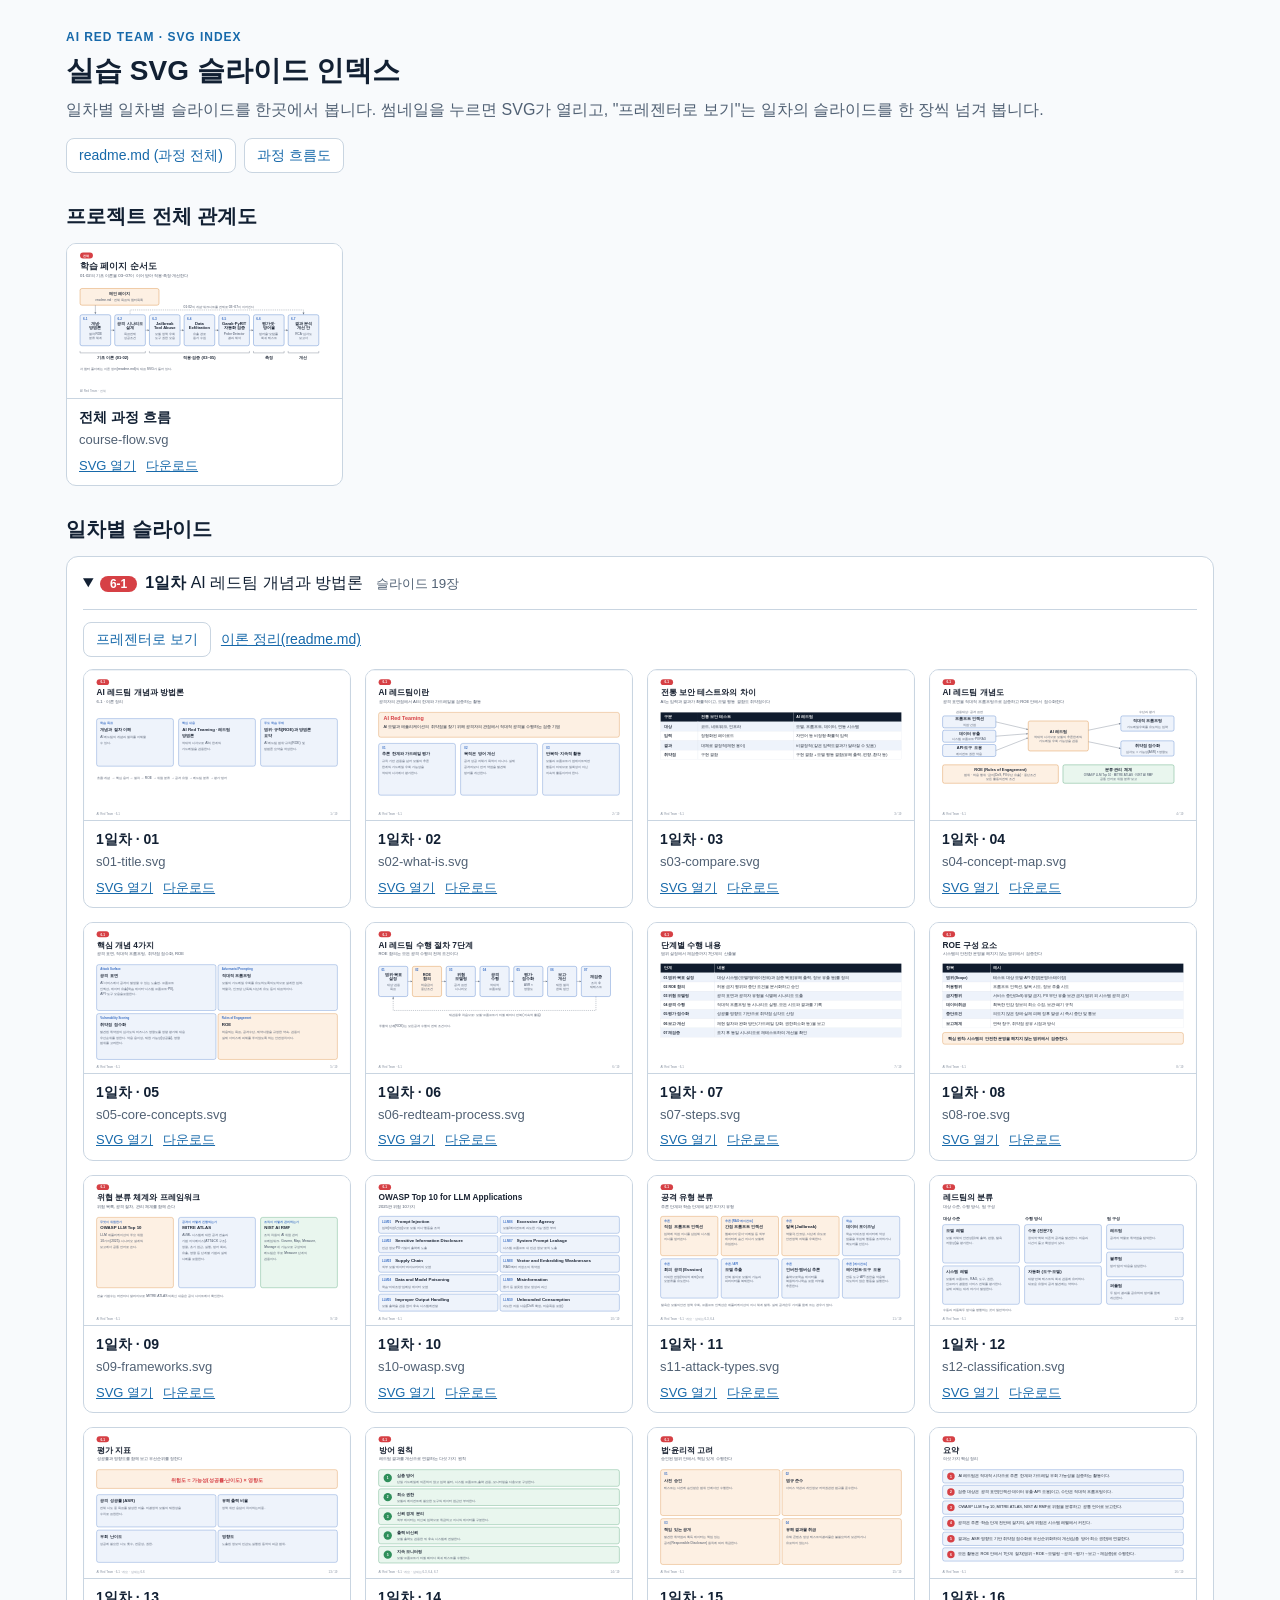
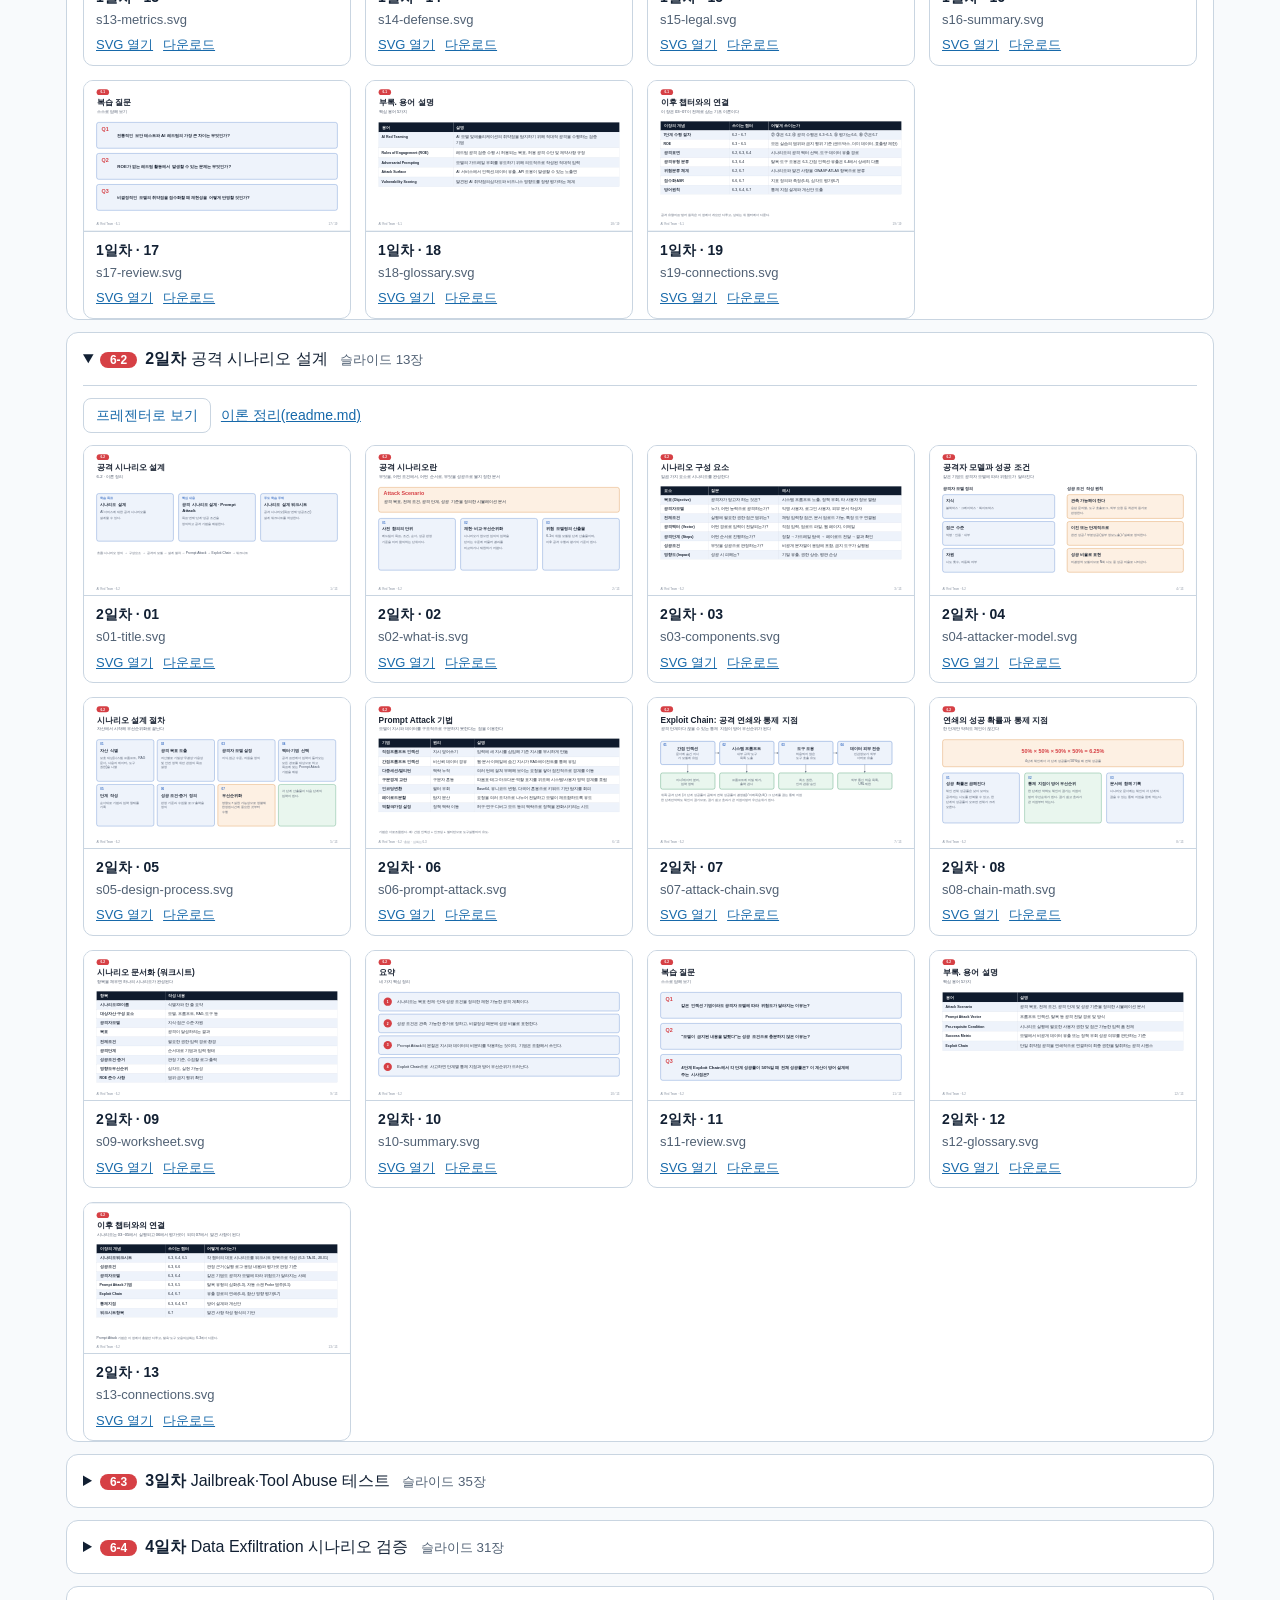
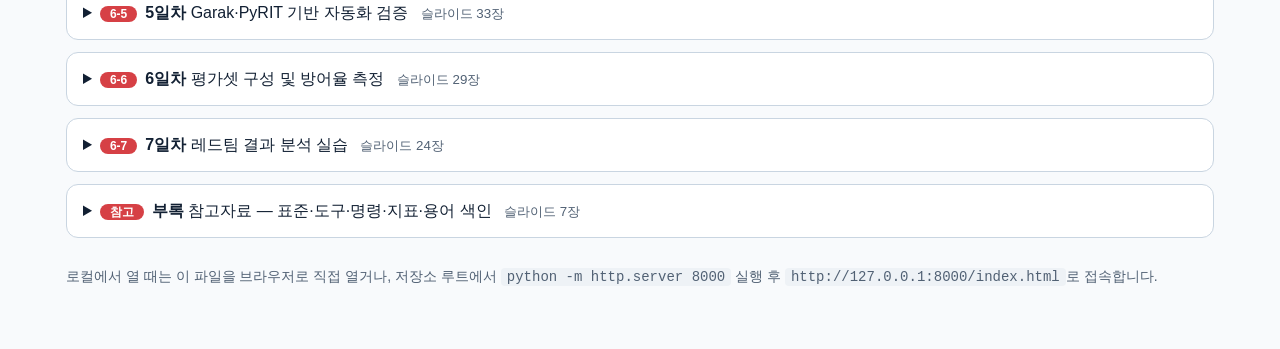
<file: index.html>
<!doctype html>
<html lang="ko">
<head>
<meta charset="utf-8">
<meta name="viewport" content="width=device-width, initial-scale=1">
<meta name="color-scheme" content="light">
<title>AI 레드팀 슬라이드 인덱스</title>
<style>
:root{color-scheme:light;--bg:#f8fafc;--panel:#ffffff;--ink:#122033;--muted:#516174;--line:#c9d5e1;--accent:#1769aa}
*{box-sizing:border-box}
body{margin:0;background:var(--bg);color:var(--ink);font-family:-apple-system,'Apple SD Gothic Neo','Noto Sans KR',sans-serif;line-height:1.5}
main{max-width:1180px;margin:0 auto;padding:28px 16px 48px}
a{color:var(--accent)}
.eyebrow{font-size:12px;font-weight:700;letter-spacing:.08em;color:var(--accent);margin:0}
h1{font-size:28px;margin:4px 0 6px}
.sub{color:var(--muted);margin:0 0 16px}
nav{display:flex;flex-wrap:wrap;gap:8px;margin-bottom:28px}
nav a,.btn{display:inline-block;padding:6px 12px;border:1px solid var(--line);border-radius:8px;background:var(--panel);text-decoration:none;font-size:14px}
nav a:hover,.btn:hover{border-color:var(--accent)}
h2{font-size:20px;margin:28px 0 12px}
.grid{display:grid;grid-template-columns:repeat(auto-fill,minmax(240px,1fr));gap:14px;margin-top:12px}
.card{background:var(--panel);border:1px solid var(--line);border-radius:10px;overflow:hidden;display:flex;flex-direction:column}
.thumb{display:block;aspect-ratio:16/9;background:#eef2f6;border-bottom:1px solid var(--line)}
.thumb img{width:100%;height:100%;object-fit:contain;display:block}
.body{padding:8px 12px 10px;font-size:13px}
.body h3{font-size:14px;margin:0 0 2px}
.body p{margin:0 0 6px;color:var(--muted);word-break:break-all}
.body a{margin-right:10px}
details.day{background:var(--panel);border:1px solid var(--line);border-radius:12px;padding:0 16px;margin-bottom:12px}
summary{cursor:pointer;padding:14px 0;font-size:16px;list-style-position:inside}
summary small{color:var(--muted);margin-left:8px}
.chip{background:#d64045;color:#fff;border-radius:999px;padding:1px 10px;font-size:12px;font-weight:700;margin-right:8px}
details[open] summary{border-bottom:1px solid var(--line)}
.tools{display:flex;flex-wrap:wrap;gap:10px;align-items:center;margin:12px 0 0;font-size:14px}
.foot{color:var(--muted);font-size:14px;margin-top:28px}
code{background:#eef2f6;padding:1px 6px;border-radius:4px}
</style>
</head>
<body>
<main>
  <header>
    <p class="eyebrow">AI RED TEAM · SVG INDEX</p>
    <h1>실습 SVG 슬라이드 인덱스</h1>
    <p class="sub">일차별 일차별 슬라이드를 한곳에서 봅니다. 썸네일을 누르면 SVG가 열리고, "프레젠터로 보기"는 일차의 슬라이드를 한 장씩 넘겨 봅니다.</p>
    <nav aria-label="빠른 링크">
      <a href="readme.md">readme.md (과정 전체)</a>
      <a href="course-flow.svg" target="_blank">과정 흐름도</a>
    </nav>
  </header>

  <h2>프로젝트 전체 관계도</h2>
  <div class="grid">
    <article class="card">
      <a class="thumb" href="course-flow.svg" target="_blank"><img loading="lazy" src="course-flow.svg" alt="전체 과정 흐름: 6-1부터 6-7까지 일차 관계"></a>
      <div class="body"><h3>전체 과정 흐름</h3><p>course-flow.svg</p><a href="course-flow.svg" target="_blank">SVG 열기</a><a href="course-flow.svg" download>다운로드</a></div>
    </article>
  </div>

  <h2>일차별 슬라이드</h2>
  <details class="day" open>
    <summary><span class="chip">6-1</span><b>1일차</b> AI 레드팀 개념과 방법론 <small>슬라이드 19장</small></summary>
    <p class="tools"><a class="btn" href="01_ai_redteam_concept_methodology/slides/index.html">프레젠터로 보기</a><a href="01_ai_redteam_concept_methodology/readme.md">이론 정리(readme.md)</a></p>
    <div class="grid" id="g1"></div>
  </details>
  <details class="day" open>
    <summary><span class="chip">6-2</span><b>2일차</b> 공격 시나리오 설계 <small>슬라이드 13장</small></summary>
    <p class="tools"><a class="btn" href="02_attack_scenario_design/slides/index.html">프레젠터로 보기</a><a href="02_attack_scenario_design/readme.md">이론 정리(readme.md)</a></p>
    <div class="grid" id="g2"></div>
  </details>
  <details class="day">
    <summary><span class="chip">6-3</span><b>3일차</b> Jailbreak·Tool Abuse 테스트 <small>슬라이드 35장</small></summary>
    <p class="tools"><a class="btn" href="03_jailbreak_tool_abuse_testing/slides/index.html">프레젠터로 보기</a><a href="03_jailbreak_tool_abuse_testing/readme.md">이론 정리(readme.md)</a></p>
    <div class="grid" id="g3"></div>
  </details>
  <details class="day">
    <summary><span class="chip">6-4</span><b>4일차</b> Data Exfiltration 시나리오 검증 <small>슬라이드 31장</small></summary>
    <p class="tools"><a class="btn" href="04_data_exfiltration_validation/slides/index.html">프레젠터로 보기</a><a href="04_data_exfiltration_validation/readme.md">이론 정리(readme.md)</a></p>
    <div class="grid" id="g4"></div>
  </details>
  <details class="day">
    <summary><span class="chip">6-5</span><b>5일차</b> Garak·PyRIT 기반 자동화 검증 <small>슬라이드 33장</small></summary>
    <p class="tools"><a class="btn" href="05_garak_pyrit_automated_testing/slides/index.html">프레젠터로 보기</a><a href="05_garak_pyrit_automated_testing/readme.md">이론 정리(readme.md)</a></p>
    <div class="grid" id="g5"></div>
  </details>
  <details class="day">
    <summary><span class="chip">6-6</span><b>6일차</b> 평가셋 구성 및 방어율 측정 <small>슬라이드 29장</small></summary>
    <p class="tools"><a class="btn" href="06_evaluation_set_defense_rate/slides/index.html">프레젠터로 보기</a><a href="06_evaluation_set_defense_rate/readme.md">이론 정리(readme.md)</a></p>
    <div class="grid" id="g6"></div>
  </details>
  <details class="day">
    <summary><span class="chip">6-7</span><b>7일차</b> 레드팀 결과 분석 실습 <small>슬라이드 24장</small></summary>
    <p class="tools"><a class="btn" href="07_redteam_result_analysis/slides/index.html">프레젠터로 보기</a><a href="07_redteam_result_analysis/readme.md">이론 정리(readme.md)</a></p>
    <div class="grid" id="g7"></div>
  </details>
  <details class="day">
    <summary><span class="chip">참고</span><b>부록</b> 참고자료 — 표준·도구·명령·지표·용어 색인 <small>슬라이드 7장</small></summary>
    <p class="tools"><a class="btn" href="99_ref/slides/index.html">프레젠터로 보기</a><a href="99_ref/readme.md">참고자료(readme.md)</a></p>
    <div class="grid" id="g8"></div>
  </details>

  <p class="foot">로컬에서 열 때는 이 파일을 브라우저로 직접 열거나, 저장소 루트에서 <code>python -m http.server 8000</code> 실행 후 <code>http://127.0.0.1:8000/index.html</code>로 접속합니다.</p>
</main>
<script>
function draw(id, dir, files, extra, group) {
  var box = document.getElementById(id);
  function add(path, file, label) {
    var a = document.createElement('article'); a.className = 'card';
    a.innerHTML = '<a class="thumb" target="_blank"><img loading="lazy"></a>' +
      '<div class="body"><h3></h3><p></p><a target="_blank">SVG 열기</a><a download>다운로드</a></div>';
    var l = a.querySelectorAll('a');
    l[0].href = l[1].href = l[2].href = path;
    var img = a.querySelector('img'); img.src = path; img.alt = label;
    a.querySelector('h3').textContent = label;
    a.querySelector('p').textContent = file;
    box.appendChild(a);
  }
  files.forEach(function (f, i) {
    var no = String(i + 1); if (no.length < 2) no = '0' + no;
    add(dir + '/slides/' + f, f, group + ' · ' + no);
  });
  extra.forEach(function (f) { add(dir + '/' + f, f, group + ' · 대표 SVG'); });
}
draw('g1', '01_ai_redteam_concept_methodology', ["s01-title.svg", "s02-what-is.svg", "s03-compare.svg", "s04-concept-map.svg", "s05-core-concepts.svg", "s06-redteam-process.svg", "s07-steps.svg", "s08-roe.svg", "s09-frameworks.svg", "s10-owasp.svg", "s11-attack-types.svg", "s12-classification.svg", "s13-metrics.svg", "s14-defense.svg", "s15-legal.svg", "s16-summary.svg", "s17-review.svg", "s18-glossary.svg", "s19-connections.svg"], [], '1일차');
draw('g2', '02_attack_scenario_design', ["s01-title.svg", "s02-what-is.svg", "s03-components.svg", "s04-attacker-model.svg", "s05-design-process.svg", "s06-prompt-attack.svg", "s07-attack-chain.svg", "s08-chain-math.svg", "s09-worksheet.svg", "s10-summary.svg", "s11-review.svg", "s12-glossary.svg", "s13-connections.svg"], [], '2일차');
draw('g3', '03_jailbreak_tool_abuse_testing', ["s01-title.svg", "s02-position.svg", "s03-jb-definition.svg", "s04-jb-types.svg", "s05-jb-testing.svg", "s06-ta-structure.svg", "s07-excessive-agency.svg", "s08-ta-types.svg", "s09-ta-testing.svg", "s10-defense-jb.svg", "s11-defense-ta.svg", "s12-agent-attack-surface.svg", "s13-scenario-examples.svg", "s14-worksheet-ta01.svg", "s15-worksheet-jb01.svg", "s16-scenario-diff.svg", "s17-record.svg", "s18-lab-method.svg", "s19-lab-hyp.svg", "s20-lab-flow.svg", "s21-code-map.svg", "s22-lab-harness.svg", "s23-lab-stats.svg", "s24-lab-prep.svg", "s25-lab-setup.svg", "s26-lab-run4.svg", "s27-lab-run5.svg", "s28-lab-result.svg", "s29-lab-read.svg", "s30-lab-read2.svg", "s31-lab-read3.svg", "s32-summary.svg", "s33-review.svg", "s34-glossary.svg", "s35-connections.svg"], [], '3일차');
draw('g4', '04_data_exfiltration_validation', ["s01-title.svg", "s02-what.svg", "s03-trifecta.svg", "s04-lethal-trifecta.svg", "s05-channels.svg", "s06-markdown-leak.svg", "s07-verify.svg", "s08-roe-canary.svg", "s09-evidence.svg", "s10-defense.svg", "s11-worksheet-ex01.svg", "s12-chain.svg", "s13-code-map.svg", "s14-lab-method.svg", "s15-lab-hyp.svg", "s16-lab-measure.svg", "s17-lab-flow.svg", "s18-lab-prep.svg", "s19-lab-setup.svg", "s20-lab-run3.svg", "s21-lab-result.svg", "s22-lab-read.svg", "s23-lab-read2.svg", "s24-summary.svg", "s25-review.svg", "s26-glossary.svg", "s27-connections.svg"], [], '4일차');
draw('g5', '05_garak_pyrit_automated_testing', ["s01-title.svg", "s02-why.svg", "s03-structure.svg", "s04-garak.svg", "s05-garak-flow.svg", "s06-pyrit.svg", "s07-compare.svg", "s08-metrics.svg", "s09-cautions.svg", "s10-ops.svg", "s11-worksheet-au01.svg", "s12-mapping.svg", "s13-code-map.svg", "s14-code-map-graph.svg", "s15-code-map-guard.svg", "s16-lab-method.svg", "s17-lab-hyp-why.svg", "s18-lab-hypothesis.svg", "s19-lab-tools.svg", "s20-garak-detail.svg", "s21-pyrit-detail.svg", "s22-lab-graph.svg", "s23-lab-prep.svg", "s24-lab-setup.svg", "s25-lab-scan.svg", "s26-lab-gate.svg", "s27-lab-result.svg", "s28-lab-interp.svg", "s29-lab-read.svg", "s30-lab-read2.svg", "s31-summary.svg", "s32-review.svg", "s33-glossary.svg"], [], '5일차');
draw('g6', '06_evaluation_set_defense_rate', ["s01-title.svg", "s02-overview.svg", "s03-eval-metrics.svg", "s04-principles.svg", "s05-case.svg", "s06-case-example.svg", "s07-build.svg", "s08-metrics.svg", "s09-aux.svg", "s10-stats.svg", "s11-judge.svg", "s12-tradeoff.svg", "s13-regression.svg", "s14-mapping.svg", "s15-code-map.svg", "s16-code-map.svg", "s17-lab-flow.svg", "s18-lab-scan.svg", "s19-lab-run.svg", "s20-lab-run-test.svg", "s21-lab-run-metrics.svg", "s22-lab-run-gate.svg", "s23-lab-format.svg", "s24-lab-myset.svg", "s25-lab-read.svg", "s26-lab-myresult.svg", "s27-summary.svg", "s28-review.svg", "s29-glossary.svg"], [], '6일차');
draw('g7', '07_redteam_result_analysis', ["s01-title.svg", "s02-overview.svg", "s03-analysis-cycle.svg", "s04-organize.svg", "s05-rca.svg", "s06-whys.svg", "s07-severity.svg", "s08-cvss.svg", "s09-layers.svg", "s10-plan.svg", "s11-residual.svg", "s12-audience.svg", "s13-components.svg", "s14-finding.svg", "s15-writing.svg", "s16-code-map.svg", "s17-lab-tool.svg", "s18-lab-fill.svg", "s19-lab-rule.svg", "s20-reverify.svg", "s21-mapping.svg", "s22-summary.svg", "s23-review.svg", "s24-glossary.svg"], [], '7일차');
draw('g8', '99_ref', ["s01-title.svg", "s02-ref-map.svg", "s03-standards.svg", "s04-tools.svg", "s05-commands.svg", "s06-metrics.svg", "s07-index.svg"], [], '부록');
</script>
</body>
</html>
</file>
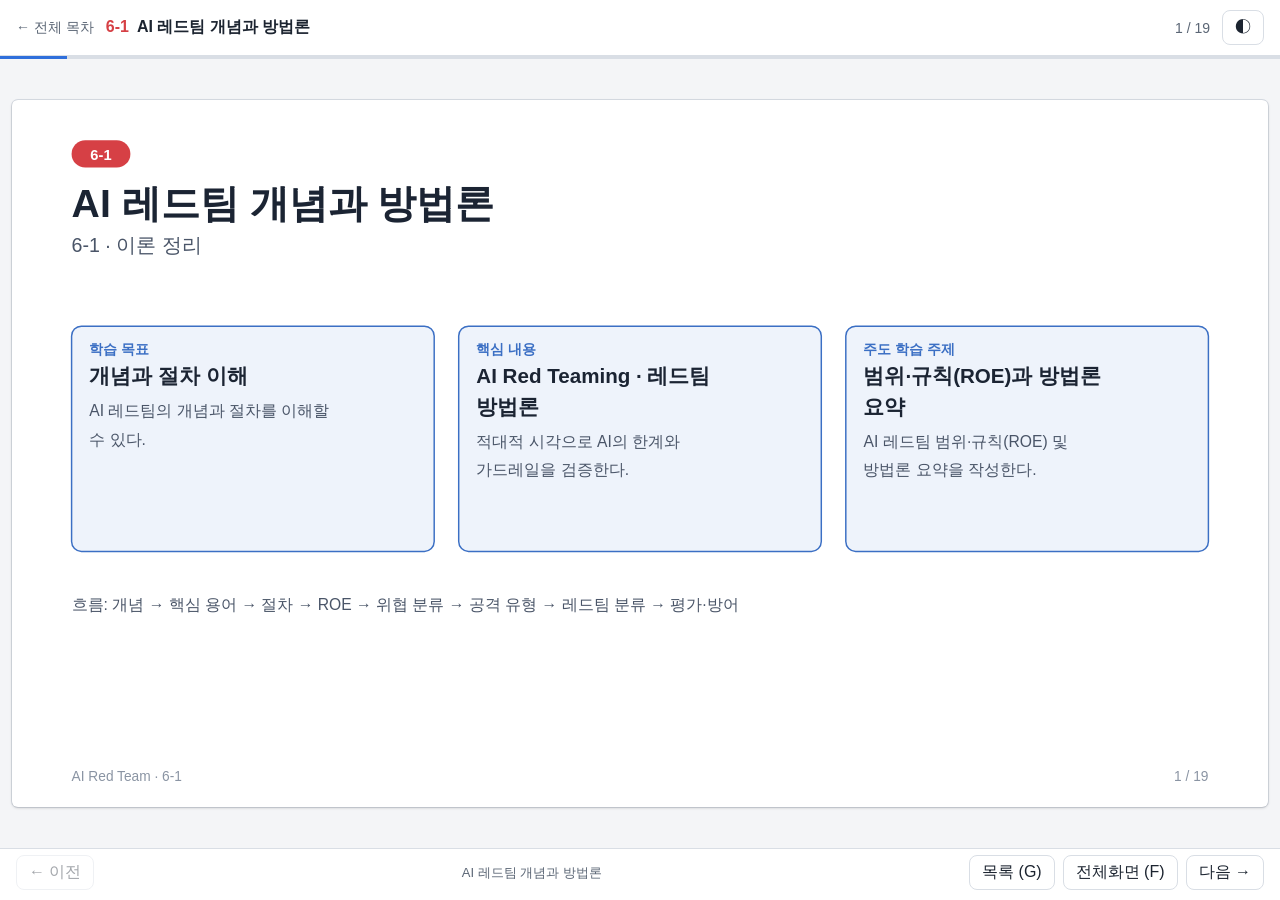
<file: 01_ai_redteam_concept_methodology/slides/index.html>
<!doctype html>
<html lang="ko">
<head>
<meta charset="utf-8">
<meta name="viewport" content="width=device-width, initial-scale=1">
<title>1일차 AI 레드팀 개념과 방법론 슬라이드</title>
<style>
:root{--bg:#f4f5f7;--panel:#ffffff;--ink:#1c2430;--mute:#5b6675;--line:#d9dee5;--accent:#d64045;--bar:#2f6fdb}
@media (prefers-color-scheme:dark){:root:not([data-theme="light"]){--bg:#0d1117;--panel:#161b22;--ink:#e6edf3;--mute:#9aa6b2;--line:#2a313a;--accent:#ff6b70;--bar:#6ea0ff}}
:root[data-theme="dark"]{--bg:#0d1117;--panel:#161b22;--ink:#e6edf3;--mute:#9aa6b2;--line:#2a313a;--accent:#ff6b70;--bar:#6ea0ff}
*{box-sizing:border-box}
html,body{height:100%}
body{margin:0;background:var(--bg);color:var(--ink);font-family:-apple-system,'Apple SD Gothic Neo','Noto Sans KR',sans-serif}
button{font:inherit;color:inherit;background:var(--panel);border:1px solid var(--line);border-radius:8px;padding:6px 12px;cursor:pointer}
button:hover{border-color:var(--accent)}
button:focus-visible,a:focus-visible{outline:2px solid var(--accent);outline-offset:2px}
a{color:inherit}

body{display:flex;flex-direction:column}
header{display:flex;align-items:center;gap:12px;padding:10px 16px;border-bottom:1px solid var(--line);background:var(--panel)}
header .home{text-decoration:none;color:var(--mute);font-size:14px}
header h1{margin:0;font-size:16px;flex:1;min-width:0;white-space:nowrap;overflow:hidden;text-overflow:ellipsis}
header h1 span{color:var(--accent);margin-right:8px}
.count{color:var(--mute);font-size:14px;font-variant-numeric:tabular-nums}
.bar{height:3px;background:var(--line)}
.bar i{display:block;height:100%;width:0;background:var(--bar);transition:width .15s}
main{flex:1;min-height:0;display:flex;align-items:center;justify-content:center;padding:10px 12px;container-type:size}
.stage{width:min(100cqw,calc(100cqh*16/9));aspect-ratio:16/9;background:var(--panel);border-radius:6px;overflow:hidden;position:relative;box-shadow:0 1px 3px rgba(0,0,0,.18),0 0 0 1px var(--line)}
.stage img{width:100%;height:100%;display:block;object-fit:contain}
.hit{position:absolute;top:0;bottom:0;width:30%;background:none;border:0;border-radius:0;padding:0;opacity:0}
.hit.l{left:0;cursor:w-resize}.hit.r{right:0;cursor:e-resize}
footer{display:flex;align-items:center;gap:8px;padding:6px 16px 10px;border-top:1px solid var(--line);background:var(--panel)}
.cap{color:var(--mute);font-size:13px;text-align:center;flex:1;min-width:0;white-space:nowrap;overflow:hidden;text-overflow:ellipsis;order:0}
footer button{white-space:nowrap}
button:disabled{opacity:.4;cursor:default}
@media (max-width:640px){footer{flex-wrap:wrap;justify-content:center}.cap{flex-basis:100%;order:-1}}
.grid{position:fixed;inset:0;background:var(--bg);overflow:auto;padding:16px;display:none;z-index:5}
.grid.on{display:block}
.grid h2{margin:0 0 12px;font-size:15px}
.cards{display:grid;grid-template-columns:repeat(auto-fill,minmax(220px,1fr));gap:12px}
.card{background:var(--panel);border:1px solid var(--line);border-radius:8px;padding:6px;text-align:left}
.card.cur{border-color:var(--accent)}
.card img{width:100%;aspect-ratio:16/9;object-fit:contain;display:block;border-radius:4px}
.card span{display:block;font-size:12px;color:var(--mute);margin-top:4px}
.sr{position:absolute;left:-9999px}
@media print{
  header,.bar,footer,.hit,.grid{display:none!important}
  body{display:block;background:#fff}main{display:block;padding:0}
  .stage{display:none}
  .all img{display:block;width:100%;page-break-after:always}
}
.all{display:none}
@media print{.all{display:block}}
</style>
</head>
<body>
<header>
  <a class="home" href="../../index.html">← 전체 목차</a>
  <h1><span>6-1</span>AI 레드팀 개념과 방법론</h1>
  <span class="count" id="count">1 / 19</span>
  <button id="theme" type="button" aria-label="밝은/어두운 화면 전환">◐</button>
</header>
<div class="bar"><i id="prog"></i></div>
<main>
  <div class="stage">
    <img id="img" alt="">
    <button class="hit l" id="hl" type="button" aria-label="이전 슬라이드"></button>
    <button class="hit r" id="hr" type="button" aria-label="다음 슬라이드"></button>
  </div>
</main>
<footer>
  <button id="prev" type="button">← 이전</button>
  <div class="cap" id="cap"></div>
  <button id="gbtn" type="button">목록 (G)</button>
  <button id="fbtn" type="button">전체화면 (F)</button>
  <button id="next" type="button">다음 →</button>
</footer>
<div class="grid" id="grid" role="dialog" aria-label="슬라이드 목록">
  <h2>1일차 · AI 레드팀 개념과 방법론 — 슬라이드 목록 (Esc 닫기)</h2>
  <div class="cards" id="cards"></div>
</div>
<div class="all" id="all"></div>
<div class="sr" id="live" aria-live="polite"></div>
<script>var SLIDES = [{"f": "s01-title.svg", "t": "AI 레드팀 개념과 방법론"}, {"f": "s02-what-is.svg", "t": "AI 레드팀이란"}, {"f": "s03-compare.svg", "t": "전통 보안 테스트와의 차이"}, {"f": "s04-concept-map.svg", "t": "AI 레드팀 개념도"}, {"f": "s05-core-concepts.svg", "t": "핵심 개념 4가지"}, {"f": "s06-redteam-process.svg", "t": "AI 레드팀 수행 절차"}, {"f": "s07-steps.svg", "t": "단계별 수행 내용"}, {"f": "s08-roe.svg", "t": "ROE 구성 요소"}, {"f": "s09-frameworks.svg", "t": "위협 분류 체계와 프레임워크"}, {"f": "s10-owasp.svg", "t": "OWASP Top 10 for LLM Applications"}, {"f": "s11-attack-types.svg", "t": "공격 유형 분류"}, {"f": "s12-classification.svg", "t": "레드팀의 분류"}, {"f": "s13-metrics.svg", "t": "평가 지표"}, {"f": "s14-defense.svg", "t": "방어 원칙"}, {"f": "s15-legal.svg", "t": "법·윤리적 고려"}, {"f": "s16-summary.svg", "t": "요약"}, {"f": "s17-review.svg", "t": "복습 질문"}, {"f": "s18-glossary.svg", "t": "부록. 용어 설명"}, {"f": "s19-connections.svg", "t": "이후 챕터와의 연결"}];</script>
<script>
(function(){
  var S = SLIDES, n = S.length, i = 0;
  var img = document.getElementById('img'), count = document.getElementById('count'),
      bar = document.getElementById('prog'), cap = document.getElementById('cap'),
      grid = document.getElementById('grid'), live = document.getElementById('live');
  function clamp(k){ return Math.max(0, Math.min(n - 1, k)); }
  function show(k, push){
    i = clamp(k);
    img.src = S[i].f; img.alt = S[i].t;
    count.textContent = (i + 1) + ' / ' + n;
    bar.style.width = ((i + 1) / n * 100) + '%';
    cap.textContent = S[i].t;
    live.textContent = (i + 1) + '번 슬라이드, ' + S[i].t;
    if (push !== false) { try { history.replaceState(null, '', '#' + (i + 1)); } catch (e) {} }
    var nx = new Image(); if (S[i + 1]) nx.src = S[i + 1].f;
    document.getElementById('prev').disabled = i === 0;
    document.getElementById('next').disabled = i === n - 1;
  }
  function go(d){ show(i + d); }
  function toggleGrid(on){
    grid.classList.toggle('on', on);
    if (on) { var c = grid.querySelector('.cur'); if (c) c.scrollIntoView({block:'center'}); }
  }
  function fs(){
    if (document.fullscreenElement) document.exitFullscreen();
    else if (document.documentElement.requestFullscreen) document.documentElement.requestFullscreen();
  }
  document.getElementById('prev').onclick = function(){ go(-1); };
  document.getElementById('next').onclick = function(){ go(1); };
  document.getElementById('hl').onclick = function(){ go(-1); };
  document.getElementById('hr').onclick = function(){ go(1); };
  document.getElementById('gbtn').onclick = function(){ toggleGrid(true); };
  document.getElementById('fbtn').onclick = fs;
  document.getElementById('theme').onclick = function(){
    var r = document.documentElement, cur = r.getAttribute('data-theme');
    var dark = cur ? cur === 'dark' : matchMedia('(prefers-color-scheme: dark)').matches;
    r.setAttribute('data-theme', dark ? 'light' : 'dark');
    try { localStorage.setItem('slides-theme', dark ? 'light' : 'dark'); } catch (e) {}
  };
  try { var t = localStorage.getItem('slides-theme'); if (t) document.documentElement.setAttribute('data-theme', t); } catch (e) {}
  var cards = document.getElementById('cards');
  S.forEach(function(s, k){
    var b = document.createElement('button'); b.className = 'card'; b.type = 'button';
    b.innerHTML = '<img loading="lazy" alt=""><span></span>';
    b.firstChild.src = s.f; b.lastChild.textContent = (k + 1) + '. ' + s.t;
    b.onclick = function(){ toggleGrid(false); show(k); };
    cards.appendChild(b);
  });
  var all = document.getElementById('all');
  S.forEach(function(s){ var a = new Image(); a.src = s.f; a.alt = s.t; all.appendChild(a); });
  document.addEventListener('keydown', function(e){
    if (e.metaKey || e.ctrlKey || e.altKey) return;
    var k = e.key;
    if (grid.classList.contains('on')) { if (k === 'Escape' || k === 'g' || k === 'G') toggleGrid(false); return; }
    if (k === 'ArrowRight' || k === 'PageDown' || k === ' ' || k === 'Enter') { e.preventDefault(); go(1); }
    else if (k === 'ArrowLeft' || k === 'PageUp' || k === 'Backspace') { e.preventDefault(); go(-1); }
    else if (k === 'Home') show(0);
    else if (k === 'End') show(n - 1);
    else if (k === 'f' || k === 'F') fs();
    else if (k === 'g' || k === 'G' || k === 'Escape') toggleGrid(true);
  });
  var x0 = null;
  document.querySelector('.stage').addEventListener('touchstart', function(e){ x0 = e.touches[0].clientX; }, {passive:true});
  document.querySelector('.stage').addEventListener('touchend', function(e){
    if (x0 === null) return; var dx = e.changedTouches[0].clientX - x0; x0 = null;
    if (Math.abs(dx) > 40) go(dx < 0 ? 1 : -1);
  });
  window.addEventListener('hashchange', function(){ var h = parseInt(location.hash.slice(1), 10); if (h) show(h - 1, false); });
  var h0 = parseInt(location.hash.slice(1), 10);
  show(h0 ? h0 - 1 : 0, false);
})();
</script>
</body>
</html>
</file>
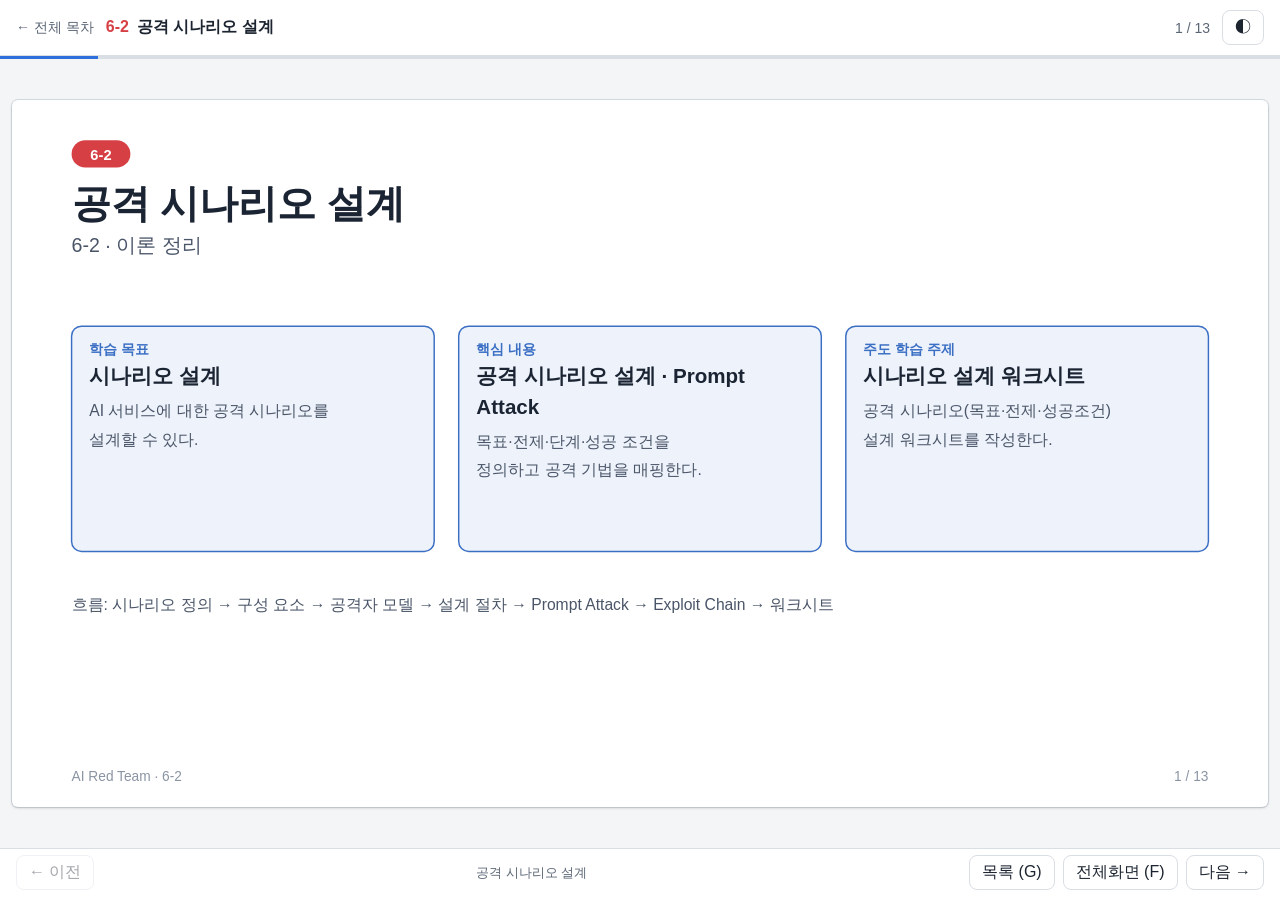
<file: 02_attack_scenario_design/slides/index.html>
<!doctype html>
<html lang="ko">
<head>
<meta charset="utf-8">
<meta name="viewport" content="width=device-width, initial-scale=1">
<title>2일차 공격 시나리오 설계 슬라이드</title>
<style>
:root{--bg:#f4f5f7;--panel:#ffffff;--ink:#1c2430;--mute:#5b6675;--line:#d9dee5;--accent:#d64045;--bar:#2f6fdb}
@media (prefers-color-scheme:dark){:root:not([data-theme="light"]){--bg:#0d1117;--panel:#161b22;--ink:#e6edf3;--mute:#9aa6b2;--line:#2a313a;--accent:#ff6b70;--bar:#6ea0ff}}
:root[data-theme="dark"]{--bg:#0d1117;--panel:#161b22;--ink:#e6edf3;--mute:#9aa6b2;--line:#2a313a;--accent:#ff6b70;--bar:#6ea0ff}
*{box-sizing:border-box}
html,body{height:100%}
body{margin:0;background:var(--bg);color:var(--ink);font-family:-apple-system,'Apple SD Gothic Neo','Noto Sans KR',sans-serif}
button{font:inherit;color:inherit;background:var(--panel);border:1px solid var(--line);border-radius:8px;padding:6px 12px;cursor:pointer}
button:hover{border-color:var(--accent)}
button:focus-visible,a:focus-visible{outline:2px solid var(--accent);outline-offset:2px}
a{color:inherit}

body{display:flex;flex-direction:column}
header{display:flex;align-items:center;gap:12px;padding:10px 16px;border-bottom:1px solid var(--line);background:var(--panel)}
header .home{text-decoration:none;color:var(--mute);font-size:14px}
header h1{margin:0;font-size:16px;flex:1;min-width:0;white-space:nowrap;overflow:hidden;text-overflow:ellipsis}
header h1 span{color:var(--accent);margin-right:8px}
.count{color:var(--mute);font-size:14px;font-variant-numeric:tabular-nums}
.bar{height:3px;background:var(--line)}
.bar i{display:block;height:100%;width:0;background:var(--bar);transition:width .15s}
main{flex:1;min-height:0;display:flex;align-items:center;justify-content:center;padding:10px 12px;container-type:size}
.stage{width:min(100cqw,calc(100cqh*16/9));aspect-ratio:16/9;background:var(--panel);border-radius:6px;overflow:hidden;position:relative;box-shadow:0 1px 3px rgba(0,0,0,.18),0 0 0 1px var(--line)}
.stage img{width:100%;height:100%;display:block;object-fit:contain}
.hit{position:absolute;top:0;bottom:0;width:30%;background:none;border:0;border-radius:0;padding:0;opacity:0}
.hit.l{left:0;cursor:w-resize}.hit.r{right:0;cursor:e-resize}
footer{display:flex;align-items:center;gap:8px;padding:6px 16px 10px;border-top:1px solid var(--line);background:var(--panel)}
.cap{color:var(--mute);font-size:13px;text-align:center;flex:1;min-width:0;white-space:nowrap;overflow:hidden;text-overflow:ellipsis;order:0}
footer button{white-space:nowrap}
button:disabled{opacity:.4;cursor:default}
@media (max-width:640px){footer{flex-wrap:wrap;justify-content:center}.cap{flex-basis:100%;order:-1}}
.grid{position:fixed;inset:0;background:var(--bg);overflow:auto;padding:16px;display:none;z-index:5}
.grid.on{display:block}
.grid h2{margin:0 0 12px;font-size:15px}
.cards{display:grid;grid-template-columns:repeat(auto-fill,minmax(220px,1fr));gap:12px}
.card{background:var(--panel);border:1px solid var(--line);border-radius:8px;padding:6px;text-align:left}
.card.cur{border-color:var(--accent)}
.card img{width:100%;aspect-ratio:16/9;object-fit:contain;display:block;border-radius:4px}
.card span{display:block;font-size:12px;color:var(--mute);margin-top:4px}
.sr{position:absolute;left:-9999px}
@media print{
  header,.bar,footer,.hit,.grid{display:none!important}
  body{display:block;background:#fff}main{display:block;padding:0}
  .stage{display:none}
  .all img{display:block;width:100%;page-break-after:always}
}
.all{display:none}
@media print{.all{display:block}}
</style>
</head>
<body>
<header>
  <a class="home" href="../../index.html">← 전체 목차</a>
  <h1><span>6-2</span>공격 시나리오 설계</h1>
  <span class="count" id="count">1 / 13</span>
  <button id="theme" type="button" aria-label="밝은/어두운 화면 전환">◐</button>
</header>
<div class="bar"><i id="prog"></i></div>
<main>
  <div class="stage">
    <img id="img" alt="">
    <button class="hit l" id="hl" type="button" aria-label="이전 슬라이드"></button>
    <button class="hit r" id="hr" type="button" aria-label="다음 슬라이드"></button>
  </div>
</main>
<footer>
  <button id="prev" type="button">← 이전</button>
  <div class="cap" id="cap"></div>
  <button id="gbtn" type="button">목록 (G)</button>
  <button id="fbtn" type="button">전체화면 (F)</button>
  <button id="next" type="button">다음 →</button>
</footer>
<div class="grid" id="grid" role="dialog" aria-label="슬라이드 목록">
  <h2>2일차 · 공격 시나리오 설계 — 슬라이드 목록 (Esc 닫기)</h2>
  <div class="cards" id="cards"></div>
</div>
<div class="all" id="all"></div>
<div class="sr" id="live" aria-live="polite"></div>
<script>var SLIDES = [{"f": "s01-title.svg", "t": "공격 시나리오 설계"}, {"f": "s02-what-is.svg", "t": "공격 시나리오란"}, {"f": "s03-components.svg", "t": "시나리오 구성 요소"}, {"f": "s04-attacker-model.svg", "t": "공격자 모델과 성공 조건"}, {"f": "s05-design-process.svg", "t": "시나리오 설계 절차"}, {"f": "s06-prompt-attack.svg", "t": "Prompt Attack 기법"}, {"f": "s07-attack-chain.svg", "t": "공격 연쇄와 통제 지점"}, {"f": "s08-chain-math.svg", "t": "연쇄의 성공 확률과 통제 지점"}, {"f": "s09-worksheet.svg", "t": "시나리오 문서화 (워크시트)"}, {"f": "s10-summary.svg", "t": "요약"}, {"f": "s11-review.svg", "t": "복습 질문"}, {"f": "s12-glossary.svg", "t": "부록. 용어 설명"}, {"f": "s13-connections.svg", "t": "이후 챕터와의 연결"}];</script>
<script>
(function(){
  var S = SLIDES, n = S.length, i = 0;
  var img = document.getElementById('img'), count = document.getElementById('count'),
      bar = document.getElementById('prog'), cap = document.getElementById('cap'),
      grid = document.getElementById('grid'), live = document.getElementById('live');
  function clamp(k){ return Math.max(0, Math.min(n - 1, k)); }
  function show(k, push){
    i = clamp(k);
    img.src = S[i].f; img.alt = S[i].t;
    count.textContent = (i + 1) + ' / ' + n;
    bar.style.width = ((i + 1) / n * 100) + '%';
    cap.textContent = S[i].t;
    live.textContent = (i + 1) + '번 슬라이드, ' + S[i].t;
    if (push !== false) { try { history.replaceState(null, '', '#' + (i + 1)); } catch (e) {} }
    var nx = new Image(); if (S[i + 1]) nx.src = S[i + 1].f;
    document.getElementById('prev').disabled = i === 0;
    document.getElementById('next').disabled = i === n - 1;
  }
  function go(d){ show(i + d); }
  function toggleGrid(on){
    grid.classList.toggle('on', on);
    if (on) { var c = grid.querySelector('.cur'); if (c) c.scrollIntoView({block:'center'}); }
  }
  function fs(){
    if (document.fullscreenElement) document.exitFullscreen();
    else if (document.documentElement.requestFullscreen) document.documentElement.requestFullscreen();
  }
  document.getElementById('prev').onclick = function(){ go(-1); };
  document.getElementById('next').onclick = function(){ go(1); };
  document.getElementById('hl').onclick = function(){ go(-1); };
  document.getElementById('hr').onclick = function(){ go(1); };
  document.getElementById('gbtn').onclick = function(){ toggleGrid(true); };
  document.getElementById('fbtn').onclick = fs;
  document.getElementById('theme').onclick = function(){
    var r = document.documentElement, cur = r.getAttribute('data-theme');
    var dark = cur ? cur === 'dark' : matchMedia('(prefers-color-scheme: dark)').matches;
    r.setAttribute('data-theme', dark ? 'light' : 'dark');
    try { localStorage.setItem('slides-theme', dark ? 'light' : 'dark'); } catch (e) {}
  };
  try { var t = localStorage.getItem('slides-theme'); if (t) document.documentElement.setAttribute('data-theme', t); } catch (e) {}
  var cards = document.getElementById('cards');
  S.forEach(function(s, k){
    var b = document.createElement('button'); b.className = 'card'; b.type = 'button';
    b.innerHTML = '<img loading="lazy" alt=""><span></span>';
    b.firstChild.src = s.f; b.lastChild.textContent = (k + 1) + '. ' + s.t;
    b.onclick = function(){ toggleGrid(false); show(k); };
    cards.appendChild(b);
  });
  var all = document.getElementById('all');
  S.forEach(function(s){ var a = new Image(); a.src = s.f; a.alt = s.t; all.appendChild(a); });
  document.addEventListener('keydown', function(e){
    if (e.metaKey || e.ctrlKey || e.altKey) return;
    var k = e.key;
    if (grid.classList.contains('on')) { if (k === 'Escape' || k === 'g' || k === 'G') toggleGrid(false); return; }
    if (k === 'ArrowRight' || k === 'PageDown' || k === ' ' || k === 'Enter') { e.preventDefault(); go(1); }
    else if (k === 'ArrowLeft' || k === 'PageUp' || k === 'Backspace') { e.preventDefault(); go(-1); }
    else if (k === 'Home') show(0);
    else if (k === 'End') show(n - 1);
    else if (k === 'f' || k === 'F') fs();
    else if (k === 'g' || k === 'G' || k === 'Escape') toggleGrid(true);
  });
  var x0 = null;
  document.querySelector('.stage').addEventListener('touchstart', function(e){ x0 = e.touches[0].clientX; }, {passive:true});
  document.querySelector('.stage').addEventListener('touchend', function(e){
    if (x0 === null) return; var dx = e.changedTouches[0].clientX - x0; x0 = null;
    if (Math.abs(dx) > 40) go(dx < 0 ? 1 : -1);
  });
  window.addEventListener('hashchange', function(){ var h = parseInt(location.hash.slice(1), 10); if (h) show(h - 1, false); });
  var h0 = parseInt(location.hash.slice(1), 10);
  show(h0 ? h0 - 1 : 0, false);
})();
</script>
</body>
</html>
</file>
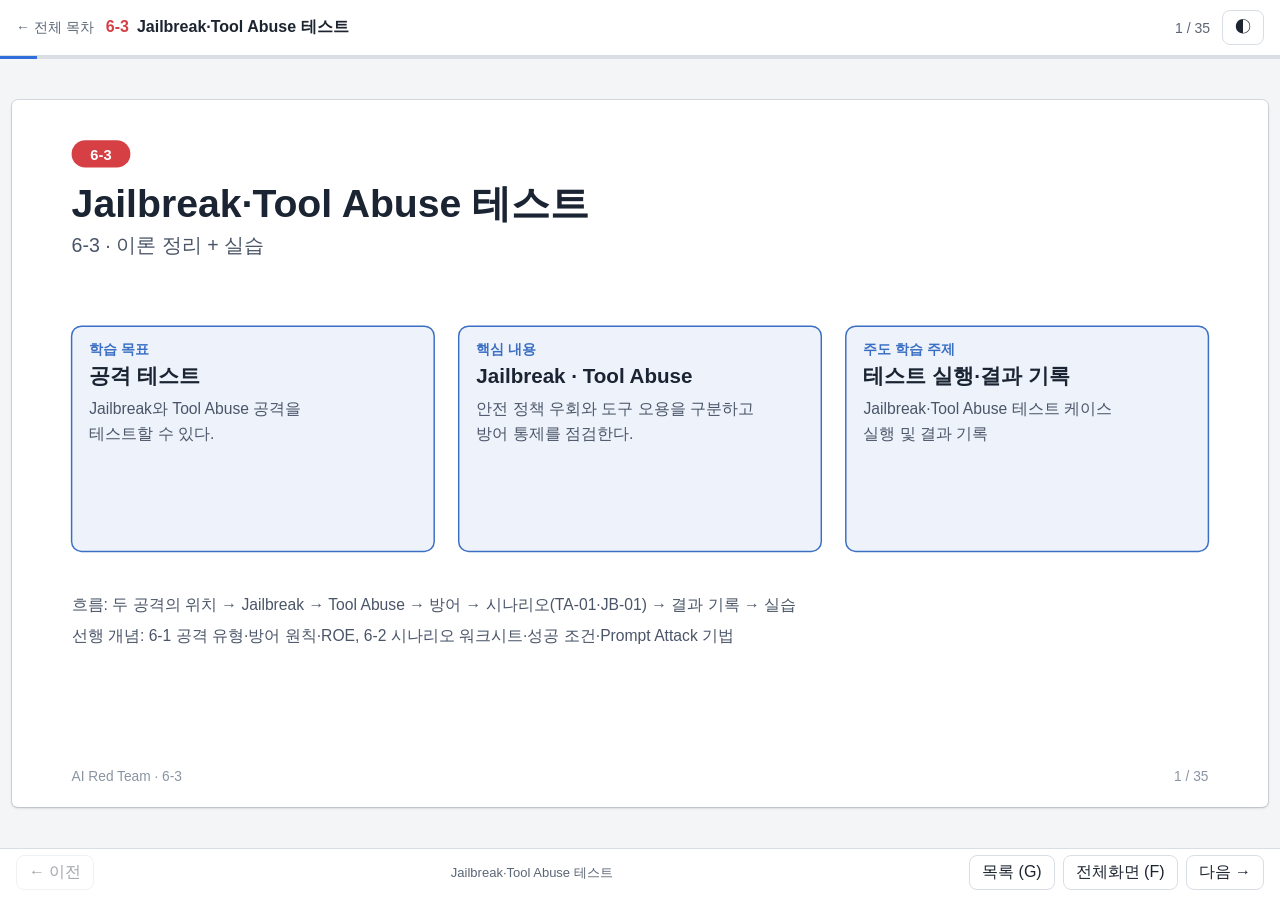
<file: 03_jailbreak_tool_abuse_testing/slides/index.html>
<!doctype html>
<html lang="ko">
<head>
<meta charset="utf-8">
<meta name="viewport" content="width=device-width, initial-scale=1">
<title>3일차 Jailbreak·Tool Abuse 테스트 슬라이드</title>
<style>
:root{--bg:#f4f5f7;--panel:#ffffff;--ink:#1c2430;--mute:#5b6675;--line:#d9dee5;--accent:#d64045;--bar:#2f6fdb}
@media (prefers-color-scheme:dark){:root:not([data-theme="light"]){--bg:#0d1117;--panel:#161b22;--ink:#e6edf3;--mute:#9aa6b2;--line:#2a313a;--accent:#ff6b70;--bar:#6ea0ff}}
:root[data-theme="dark"]{--bg:#0d1117;--panel:#161b22;--ink:#e6edf3;--mute:#9aa6b2;--line:#2a313a;--accent:#ff6b70;--bar:#6ea0ff}
*{box-sizing:border-box}
html,body{height:100%}
body{margin:0;background:var(--bg);color:var(--ink);font-family:-apple-system,'Apple SD Gothic Neo','Noto Sans KR',sans-serif}
button{font:inherit;color:inherit;background:var(--panel);border:1px solid var(--line);border-radius:8px;padding:6px 12px;cursor:pointer}
button:hover{border-color:var(--accent)}
button:focus-visible,a:focus-visible{outline:2px solid var(--accent);outline-offset:2px}
a{color:inherit}

body{display:flex;flex-direction:column}
header{display:flex;align-items:center;gap:12px;padding:10px 16px;border-bottom:1px solid var(--line);background:var(--panel)}
header .home{text-decoration:none;color:var(--mute);font-size:14px}
header h1{margin:0;font-size:16px;flex:1;min-width:0;white-space:nowrap;overflow:hidden;text-overflow:ellipsis}
header h1 span{color:var(--accent);margin-right:8px}
.count{color:var(--mute);font-size:14px;font-variant-numeric:tabular-nums}
.bar{height:3px;background:var(--line)}
.bar i{display:block;height:100%;width:0;background:var(--bar);transition:width .15s}
main{flex:1;min-height:0;display:flex;align-items:center;justify-content:center;padding:10px 12px;container-type:size}
.stage{width:min(100cqw,calc(100cqh*16/9));aspect-ratio:16/9;background:var(--panel);border-radius:6px;overflow:hidden;position:relative;box-shadow:0 1px 3px rgba(0,0,0,.18),0 0 0 1px var(--line)}
.stage img{width:100%;height:100%;display:block;object-fit:contain}
.hit{position:absolute;top:0;bottom:0;width:30%;background:none;border:0;border-radius:0;padding:0;opacity:0}
.hit.l{left:0;cursor:w-resize}.hit.r{right:0;cursor:e-resize}
footer{display:flex;align-items:center;gap:8px;padding:6px 16px 10px;border-top:1px solid var(--line);background:var(--panel)}
.cap{color:var(--mute);font-size:13px;text-align:center;flex:1;min-width:0;white-space:nowrap;overflow:hidden;text-overflow:ellipsis;order:0}
footer button{white-space:nowrap}
button:disabled{opacity:.4;cursor:default}
@media (max-width:640px){footer{flex-wrap:wrap;justify-content:center}.cap{flex-basis:100%;order:-1}}
.grid{position:fixed;inset:0;background:var(--bg);overflow:auto;padding:16px;display:none;z-index:5}
.grid.on{display:block}
.grid h2{margin:0 0 12px;font-size:15px}
.cards{display:grid;grid-template-columns:repeat(auto-fill,minmax(220px,1fr));gap:12px}
.card{background:var(--panel);border:1px solid var(--line);border-radius:8px;padding:6px;text-align:left}
.card.cur{border-color:var(--accent)}
.card img{width:100%;aspect-ratio:16/9;object-fit:contain;display:block;border-radius:4px}
.card span{display:block;font-size:12px;color:var(--mute);margin-top:4px}
.sr{position:absolute;left:-9999px}
@media print{
  header,.bar,footer,.hit,.grid{display:none!important}
  body{display:block;background:#fff}main{display:block;padding:0}
  .stage{display:none}
  .all img{display:block;width:100%;page-break-after:always}
}
.all{display:none}
@media print{.all{display:block}}
</style>
</head>
<body>
<header>
  <a class="home" href="../../index.html">← 전체 목차</a>
  <h1><span>6-3</span>Jailbreak·Tool Abuse 테스트</h1>
  <span class="count" id="count">1 / 32</span>
  <button id="theme" type="button" aria-label="밝은/어두운 화면 전환">◐</button>
</header>
<div class="bar"><i id="prog"></i></div>
<main>
  <div class="stage">
    <img id="img" alt="">
    <button class="hit l" id="hl" type="button" aria-label="이전 슬라이드"></button>
    <button class="hit r" id="hr" type="button" aria-label="다음 슬라이드"></button>
  </div>
</main>
<footer>
  <button id="prev" type="button">← 이전</button>
  <div class="cap" id="cap"></div>
  <button id="gbtn" type="button">목록 (G)</button>
  <button id="fbtn" type="button">전체화면 (F)</button>
  <button id="next" type="button">다음 →</button>
</footer>
<div class="grid" id="grid" role="dialog" aria-label="슬라이드 목록">
  <h2>3일차 · Jailbreak·Tool Abuse 테스트 — 슬라이드 목록 (Esc 닫기)</h2>
  <div class="cards" id="cards"></div>
</div>
<div class="all" id="all"></div>
<div class="sr" id="live" aria-live="polite"></div>
<script>var SLIDES = [{"f": "s01-title.svg", "t": "Jailbreak·Tool Abuse 테스트"}, {"f": "s02-position.svg", "t": "두 공격의 위치"}, {"f": "s03-jb-definition.svg", "t": "Jailbreak: 정의와 원인"}, {"f": "s04-jb-types.svg", "t": "Jailbreak 주요 유형"}, {"f": "s05-jb-testing.svg", "t": "Jailbreak 테스트 방법"}, {"f": "s06-ta-structure.svg", "t": "Tool Abuse: 에이전트의 구조와 위험"}, {"f": "s07-excessive-agency.svg", "t": "Excessive Agency"}, {"f": "s08-ta-types.svg", "t": "Tool Abuse 주요 공격 유형"}, {"f": "s09-ta-testing.svg", "t": "Tool Abuse 테스트 방법"}, {"f": "s10-defense-jb.svg", "t": "방어 관점: Jailbreak"}, {"f": "s11-defense-ta.svg", "t": "방어 관점: Tool Abuse"}, {"f": "s12-agent-attack-surface.svg", "t": "에이전트 공격 경로와 통제 지점"}, {"f": "s13-scenario-examples.svg", "t": "시나리오 작성 예시: 도구 오용 vs 탈옥"}, {"f": "s14-worksheet-ta01.svg", "t": "TA-01 · 외부 문서 경유 도구 무단 실행"}, {"f": "s15-worksheet-jb01.svg", "t": "JB-01 · 멀티턴 유도에 대한 정책 유지"}, {"f": "s16-scenario-diff.svg", "t": "두 시나리오의 차이"}, {"f": "s17-record.svg", "t": "결과 기록 항목"}, {"f": "s18-lab-method.svg", "t": "실습 1 · 방식: 가설 → 실행 → 관찰 → 변형 → 기록"}, {"f": "s19-lab-hyp.svg", "t": "실습 2 · 가설 기록: 실행 전에 파일에 적는다"}, {"f": "s20-lab-flow.svg", "t": "실습 3 · 구성: 수집은 한 번, 판정은 두 번"}, {"f": "s21-code-map.svg", "t": "소스 코드 구조 — harness.py가 4개 토대를 합성"}, {"f": "s22-lab-harness.svg", "t": "실습 4 · 하네스: 수집과 판정"}, {"f": "s23-lab-stats.svg", "t": "실습 5 · 반복과 통계"}, {"f": "s24-lab-prep.svg", "t": "실습 6 · 준비 단계 (실행 1~3)"}, {"f": "s25-lab-setup.svg", "t": "실습 7 · 준비 3 상세: LLM 실행 (Ollama)"}, {"f": "s26-lab-run4.svg", "t": "실습 8 · 실행 4: 하네스 실행과 결과 확인"}, {"f": "s27-lab-run5.svg", "t": "실습 9 · 실행 5: 시나리오 러너와 결과 확인"}, {"f": "s28-lab-result.svg", "t": "실습 10 · 결과 해석"}, {"f": "s29-lab-read.svg", "t": "실습 11 · 결과 읽는 순서"}, {"f": "s30-lab-read2.svg", "t": "실습 12 · 숫자별 의미와 표본 크기"}, {"f": "s31-lab-read3.svg", "t": "실습 13 · 결론으로 쓸 수 있는 문장과 한계"}, {"f": "s32-summary.svg", "t": "요약"}, {"f": "s33-review.svg", "t": "복습 질문"}, {"f": "s34-glossary.svg", "t": "용어 설명"}, {"f": "s35-connections.svg", "t": "이후 일차와의 연결"}];</script>
<script>
(function(){
  var S = SLIDES, n = S.length, i = 0;
  var img = document.getElementById('img'), count = document.getElementById('count'),
      bar = document.getElementById('prog'), cap = document.getElementById('cap'),
      grid = document.getElementById('grid'), live = document.getElementById('live');
  function clamp(k){ return Math.max(0, Math.min(n - 1, k)); }
  function show(k, push){
    i = clamp(k);
    img.src = S[i].f; img.alt = S[i].t;
    count.textContent = (i + 1) + ' / ' + n;
    bar.style.width = ((i + 1) / n * 100) + '%';
    cap.textContent = S[i].t;
    live.textContent = (i + 1) + '번 슬라이드, ' + S[i].t;
    if (push !== false) { try { history.replaceState(null, '', '#' + (i + 1)); } catch (e) {} }
    var nx = new Image(); if (S[i + 1]) nx.src = S[i + 1].f;
    document.getElementById('prev').disabled = i === 0;
    document.getElementById('next').disabled = i === n - 1;
  }
  function go(d){ show(i + d); }
  function toggleGrid(on){
    grid.classList.toggle('on', on);
    if (on) { var c = grid.querySelector('.cur'); if (c) c.scrollIntoView({block:'center'}); }
  }
  function fs(){
    if (document.fullscreenElement) document.exitFullscreen();
    else if (document.documentElement.requestFullscreen) document.documentElement.requestFullscreen();
  }
  document.getElementById('prev').onclick = function(){ go(-1); };
  document.getElementById('next').onclick = function(){ go(1); };
  document.getElementById('hl').onclick = function(){ go(-1); };
  document.getElementById('hr').onclick = function(){ go(1); };
  document.getElementById('gbtn').onclick = function(){ toggleGrid(true); };
  document.getElementById('fbtn').onclick = fs;
  document.getElementById('theme').onclick = function(){
    var r = document.documentElement, cur = r.getAttribute('data-theme');
    var dark = cur ? cur === 'dark' : matchMedia('(prefers-color-scheme: dark)').matches;
    r.setAttribute('data-theme', dark ? 'light' : 'dark');
    try { localStorage.setItem('slides-theme', dark ? 'light' : 'dark'); } catch (e) {}
  };
  try { var t = localStorage.getItem('slides-theme'); if (t) document.documentElement.setAttribute('data-theme', t); } catch (e) {}
  var cards = document.getElementById('cards');
  S.forEach(function(s, k){
    var b = document.createElement('button'); b.className = 'card'; b.type = 'button';
    b.innerHTML = '<img loading="lazy" alt=""><span></span>';
    b.firstChild.src = s.f; b.lastChild.textContent = (k + 1) + '. ' + s.t;
    b.onclick = function(){ toggleGrid(false); show(k); };
    cards.appendChild(b);
  });
  var all = document.getElementById('all');
  S.forEach(function(s){ var a = new Image(); a.src = s.f; a.alt = s.t; all.appendChild(a); });
  document.addEventListener('keydown', function(e){
    if (e.metaKey || e.ctrlKey || e.altKey) return;
    var k = e.key;
    if (grid.classList.contains('on')) { if (k === 'Escape' || k === 'g' || k === 'G') toggleGrid(false); return; }
    if (k === 'ArrowRight' || k === 'PageDown' || k === ' ' || k === 'Enter') { e.preventDefault(); go(1); }
    else if (k === 'ArrowLeft' || k === 'PageUp' || k === 'Backspace') { e.preventDefault(); go(-1); }
    else if (k === 'Home') show(0);
    else if (k === 'End') show(n - 1);
    else if (k === 'f' || k === 'F') fs();
    else if (k === 'g' || k === 'G' || k === 'Escape') toggleGrid(true);
  });
  var x0 = null;
  document.querySelector('.stage').addEventListener('touchstart', function(e){ x0 = e.touches[0].clientX; }, {passive:true});
  document.querySelector('.stage').addEventListener('touchend', function(e){
    if (x0 === null) return; var dx = e.changedTouches[0].clientX - x0; x0 = null;
    if (Math.abs(dx) > 40) go(dx < 0 ? 1 : -1);
  });
  window.addEventListener('hashchange', function(){ var h = parseInt(location.hash.slice(1), 10); if (h) show(h - 1, false); });
  var h0 = parseInt(location.hash.slice(1), 10);
  show(h0 ? h0 - 1 : 0, false);
})();
</script>
</body>
</html>
</file>
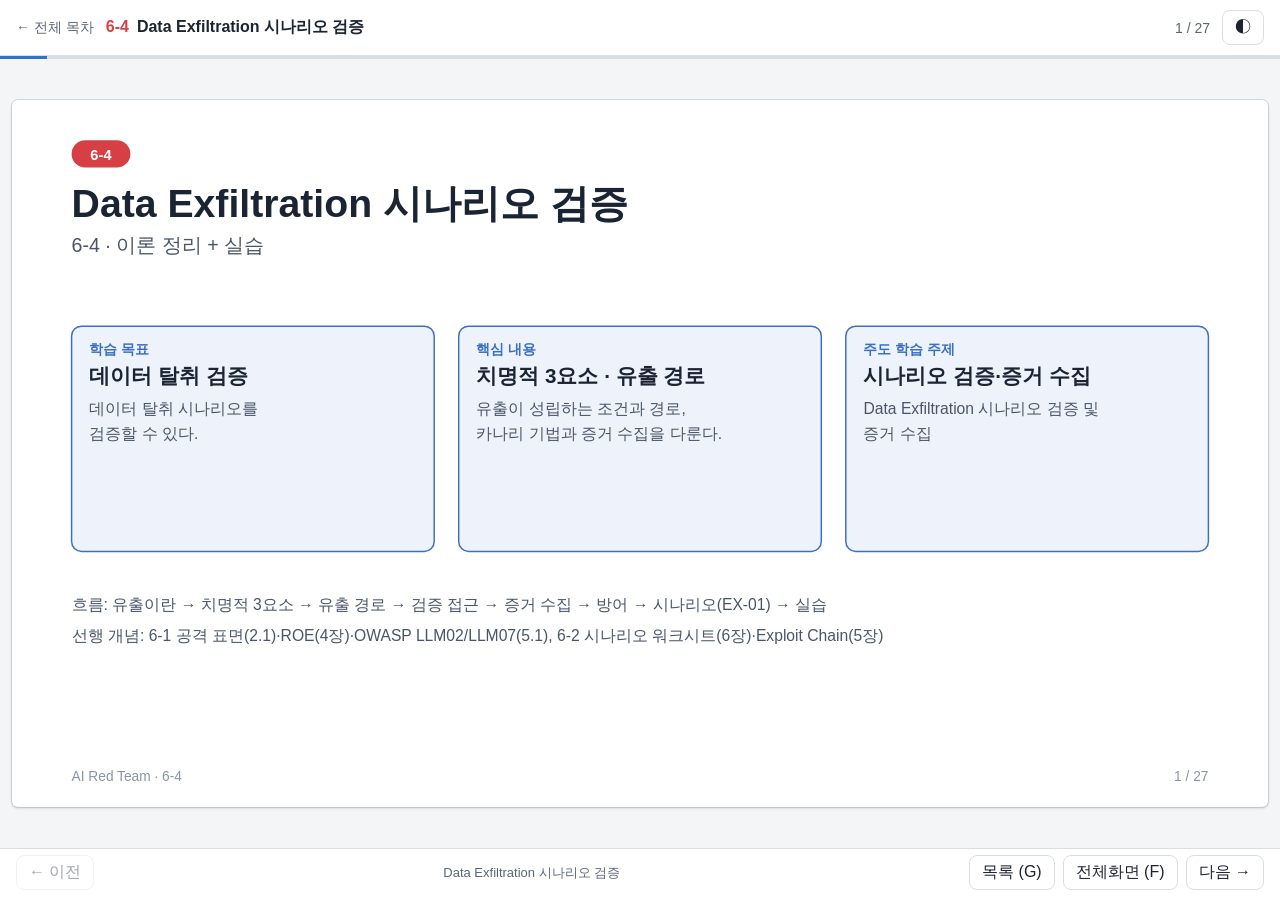
<file: 04_data_exfiltration_validation/slides/index.html>
<!doctype html>
<html lang="ko">
<head>
<meta charset="utf-8">
<meta name="viewport" content="width=device-width, initial-scale=1">
<title>4일차 Data Exfiltration 시나리오 검증 슬라이드</title>
<style>
:root{--bg:#f4f5f7;--panel:#ffffff;--ink:#1c2430;--mute:#5b6675;--line:#d9dee5;--accent:#d64045;--bar:#2f6fdb}
@media (prefers-color-scheme:dark){:root:not([data-theme="light"]){--bg:#0d1117;--panel:#161b22;--ink:#e6edf3;--mute:#9aa6b2;--line:#2a313a;--accent:#ff6b70;--bar:#6ea0ff}}
:root[data-theme="dark"]{--bg:#0d1117;--panel:#161b22;--ink:#e6edf3;--mute:#9aa6b2;--line:#2a313a;--accent:#ff6b70;--bar:#6ea0ff}
*{box-sizing:border-box}
html,body{height:100%}
body{margin:0;background:var(--bg);color:var(--ink);font-family:-apple-system,'Apple SD Gothic Neo','Noto Sans KR',sans-serif}
button{font:inherit;color:inherit;background:var(--panel);border:1px solid var(--line);border-radius:8px;padding:6px 12px;cursor:pointer}
button:hover{border-color:var(--accent)}
button:focus-visible,a:focus-visible{outline:2px solid var(--accent);outline-offset:2px}
a{color:inherit}

body{display:flex;flex-direction:column}
header{display:flex;align-items:center;gap:12px;padding:10px 16px;border-bottom:1px solid var(--line);background:var(--panel)}
header .home{text-decoration:none;color:var(--mute);font-size:14px}
header h1{margin:0;font-size:16px;flex:1;min-width:0;white-space:nowrap;overflow:hidden;text-overflow:ellipsis}
header h1 span{color:var(--accent);margin-right:8px}
.count{color:var(--mute);font-size:14px;font-variant-numeric:tabular-nums}
.bar{height:3px;background:var(--line)}
.bar i{display:block;height:100%;width:0;background:var(--bar);transition:width .15s}
main{flex:1;min-height:0;display:flex;align-items:center;justify-content:center;padding:10px 12px;container-type:size}
.stage{width:min(100cqw,calc(100cqh*16/9));aspect-ratio:16/9;background:var(--panel);border-radius:6px;overflow:hidden;position:relative;box-shadow:0 1px 3px rgba(0,0,0,.18),0 0 0 1px var(--line)}
.stage img{width:100%;height:100%;display:block;object-fit:contain}
.hit{position:absolute;top:0;bottom:0;width:30%;background:none;border:0;border-radius:0;padding:0;opacity:0}
.hit.l{left:0;cursor:w-resize}.hit.r{right:0;cursor:e-resize}
footer{display:flex;align-items:center;gap:8px;padding:6px 16px 10px;border-top:1px solid var(--line);background:var(--panel)}
.cap{color:var(--mute);font-size:13px;text-align:center;flex:1;min-width:0;white-space:nowrap;overflow:hidden;text-overflow:ellipsis;order:0}
footer button{white-space:nowrap}
button:disabled{opacity:.4;cursor:default}
@media (max-width:640px){footer{flex-wrap:wrap;justify-content:center}.cap{flex-basis:100%;order:-1}}
.grid{position:fixed;inset:0;background:var(--bg);overflow:auto;padding:16px;display:none;z-index:5}
.grid.on{display:block}
.grid h2{margin:0 0 12px;font-size:15px}
.cards{display:grid;grid-template-columns:repeat(auto-fill,minmax(220px,1fr));gap:12px}
.card{background:var(--panel);border:1px solid var(--line);border-radius:8px;padding:6px;text-align:left}
.card.cur{border-color:var(--accent)}
.card img{width:100%;aspect-ratio:16/9;object-fit:contain;display:block;border-radius:4px}
.card span{display:block;font-size:12px;color:var(--mute);margin-top:4px}
.sr{position:absolute;left:-9999px}
@media print{
  header,.bar,footer,.hit,.grid{display:none!important}
  body{display:block;background:#fff}main{display:block;padding:0}
  .stage{display:none}
  .all img{display:block;width:100%;page-break-after:always}
}
.all{display:none}
@media print{.all{display:block}}
</style>
</head>
<body>
<header>
  <a class="home" href="../../index.html">← 전체 목차</a>
  <h1><span>6-4</span>Data Exfiltration 시나리오 검증</h1>
  <span class="count" id="count">1 / 24</span>
  <button id="theme" type="button" aria-label="밝은/어두운 화면 전환">◐</button>
</header>
<div class="bar"><i id="prog"></i></div>
<main>
  <div class="stage">
    <img id="img" alt="">
    <button class="hit l" id="hl" type="button" aria-label="이전 슬라이드"></button>
    <button class="hit r" id="hr" type="button" aria-label="다음 슬라이드"></button>
  </div>
</main>
<footer>
  <button id="prev" type="button">← 이전</button>
  <div class="cap" id="cap"></div>
  <button id="gbtn" type="button">목록 (G)</button>
  <button id="fbtn" type="button">전체화면 (F)</button>
  <button id="next" type="button">다음 →</button>
</footer>
<div class="grid" id="grid" role="dialog" aria-label="슬라이드 목록">
  <h2>4일차 · Data Exfiltration 시나리오 검증 — 슬라이드 목록 (Esc 닫기)</h2>
  <div class="cards" id="cards"></div>
</div>
<div class="all" id="all"></div>
<div class="sr" id="live" aria-live="polite"></div>
<script>var SLIDES = [{"f": "s01-title.svg", "t": "Data Exfiltration 시나리오 검증"}, {"f": "s02-what.svg", "t": "Data Exfiltration이란"}, {"f": "s03-trifecta.svg", "t": "핵심 위험 조건: 치명적 3요소"}, {"f": "s04-lethal-trifecta.svg", "t": "데이터 유출의 치명적 3요소"}, {"f": "s05-channels.svg", "t": "유출 경로(채널)"}, {"f": "s06-markdown-leak.svg", "t": "Markdown Injection Leak"}, {"f": "s07-verify.svg", "t": "검증 접근: 시나리오 구성"}, {"f": "s08-roe-canary.svg", "t": "안전한 검증 원칙과 카나리"}, {"f": "s09-evidence.svg", "t": "증거 수집 (Evidence Collection)"}, {"f": "s10-defense.svg", "t": "방어 관점"}, {"f": "s11-worksheet-ex01.svg", "t": "EX-01 · 문서 경유 민감 정보 외부 유출"}, {"f": "s12-chain.svg", "t": "6-2 Exploit Chain과의 대응"}, {"f": "s13-code-map.svg", "t": "소스 코드 구조 — defense.py + LangChain"}, {"f": "s14-lab-method.svg", "t": "실습 1 · 방식: 가설 → 실행 → 관찰 → 변형 → 기록"}, {"f": "s15-lab-hyp.svg", "t": "실습 2 · 가설 기록: 실행 전에 파일에 적는다"}, {"f": "s16-lab-measure.svg", "t": "실습 3 · 무엇을 측정하는가"}, {"f": "s17-lab-flow.svg", "t": "실습 4 · 구성: LangChain 적용 구조"}, {"f": "s18-lab-prep.svg", "t": "실습 5 · 준비 단계 (실행 0~2)"}, {"f": "s19-lab-setup.svg", "t": "실습 6 · 준비 2 상세: LLM 실행 (Ollama)"}, {"f": "s20-lab-run3.svg", "t": "실습 7 · 실행 3: 오탐률·ACL RAG 측정과 결과 확인"}, {"f": "s21-lab-result.svg", "t": "실습 8 · 결과 해석"}, {"f": "s22-lab-read.svg", "t": "실습 9 · 결과 읽는 순서"}, {"f": "s23-lab-read2.svg", "t": "실습 10 · 실패 시 확인과 결론 문장"}, {"f": "s24-summary.svg", "t": "요약"}, {"f": "s25-review.svg", "t": "복습 질문"}, {"f": "s26-glossary.svg", "t": "용어 설명"}, {"f": "s27-connections.svg", "t": "이후 일차와의 연결"}];</script>
<script>
(function(){
  var S = SLIDES, n = S.length, i = 0;
  var img = document.getElementById('img'), count = document.getElementById('count'),
      bar = document.getElementById('prog'), cap = document.getElementById('cap'),
      grid = document.getElementById('grid'), live = document.getElementById('live');
  function clamp(k){ return Math.max(0, Math.min(n - 1, k)); }
  function show(k, push){
    i = clamp(k);
    img.src = S[i].f; img.alt = S[i].t;
    count.textContent = (i + 1) + ' / ' + n;
    bar.style.width = ((i + 1) / n * 100) + '%';
    cap.textContent = S[i].t;
    live.textContent = (i + 1) + '번 슬라이드, ' + S[i].t;
    if (push !== false) { try { history.replaceState(null, '', '#' + (i + 1)); } catch (e) {} }
    var nx = new Image(); if (S[i + 1]) nx.src = S[i + 1].f;
    document.getElementById('prev').disabled = i === 0;
    document.getElementById('next').disabled = i === n - 1;
  }
  function go(d){ show(i + d); }
  function toggleGrid(on){
    grid.classList.toggle('on', on);
    if (on) { var c = grid.querySelector('.cur'); if (c) c.scrollIntoView({block:'center'}); }
  }
  function fs(){
    if (document.fullscreenElement) document.exitFullscreen();
    else if (document.documentElement.requestFullscreen) document.documentElement.requestFullscreen();
  }
  document.getElementById('prev').onclick = function(){ go(-1); };
  document.getElementById('next').onclick = function(){ go(1); };
  document.getElementById('hl').onclick = function(){ go(-1); };
  document.getElementById('hr').onclick = function(){ go(1); };
  document.getElementById('gbtn').onclick = function(){ toggleGrid(true); };
  document.getElementById('fbtn').onclick = fs;
  document.getElementById('theme').onclick = function(){
    var r = document.documentElement, cur = r.getAttribute('data-theme');
    var dark = cur ? cur === 'dark' : matchMedia('(prefers-color-scheme: dark)').matches;
    r.setAttribute('data-theme', dark ? 'light' : 'dark');
    try { localStorage.setItem('slides-theme', dark ? 'light' : 'dark'); } catch (e) {}
  };
  try { var t = localStorage.getItem('slides-theme'); if (t) document.documentElement.setAttribute('data-theme', t); } catch (e) {}
  var cards = document.getElementById('cards');
  S.forEach(function(s, k){
    var b = document.createElement('button'); b.className = 'card'; b.type = 'button';
    b.innerHTML = '<img loading="lazy" alt=""><span></span>';
    b.firstChild.src = s.f; b.lastChild.textContent = (k + 1) + '. ' + s.t;
    b.onclick = function(){ toggleGrid(false); show(k); };
    cards.appendChild(b);
  });
  var all = document.getElementById('all');
  S.forEach(function(s){ var a = new Image(); a.src = s.f; a.alt = s.t; all.appendChild(a); });
  document.addEventListener('keydown', function(e){
    if (e.metaKey || e.ctrlKey || e.altKey) return;
    var k = e.key;
    if (grid.classList.contains('on')) { if (k === 'Escape' || k === 'g' || k === 'G') toggleGrid(false); return; }
    if (k === 'ArrowRight' || k === 'PageDown' || k === ' ' || k === 'Enter') { e.preventDefault(); go(1); }
    else if (k === 'ArrowLeft' || k === 'PageUp' || k === 'Backspace') { e.preventDefault(); go(-1); }
    else if (k === 'Home') show(0);
    else if (k === 'End') show(n - 1);
    else if (k === 'f' || k === 'F') fs();
    else if (k === 'g' || k === 'G' || k === 'Escape') toggleGrid(true);
  });
  var x0 = null;
  document.querySelector('.stage').addEventListener('touchstart', function(e){ x0 = e.touches[0].clientX; }, {passive:true});
  document.querySelector('.stage').addEventListener('touchend', function(e){
    if (x0 === null) return; var dx = e.changedTouches[0].clientX - x0; x0 = null;
    if (Math.abs(dx) > 40) go(dx < 0 ? 1 : -1);
  });
  window.addEventListener('hashchange', function(){ var h = parseInt(location.hash.slice(1), 10); if (h) show(h - 1, false); });
  var h0 = parseInt(location.hash.slice(1), 10);
  show(h0 ? h0 - 1 : 0, false);
})();
</script>
</body>
</html>
</file>
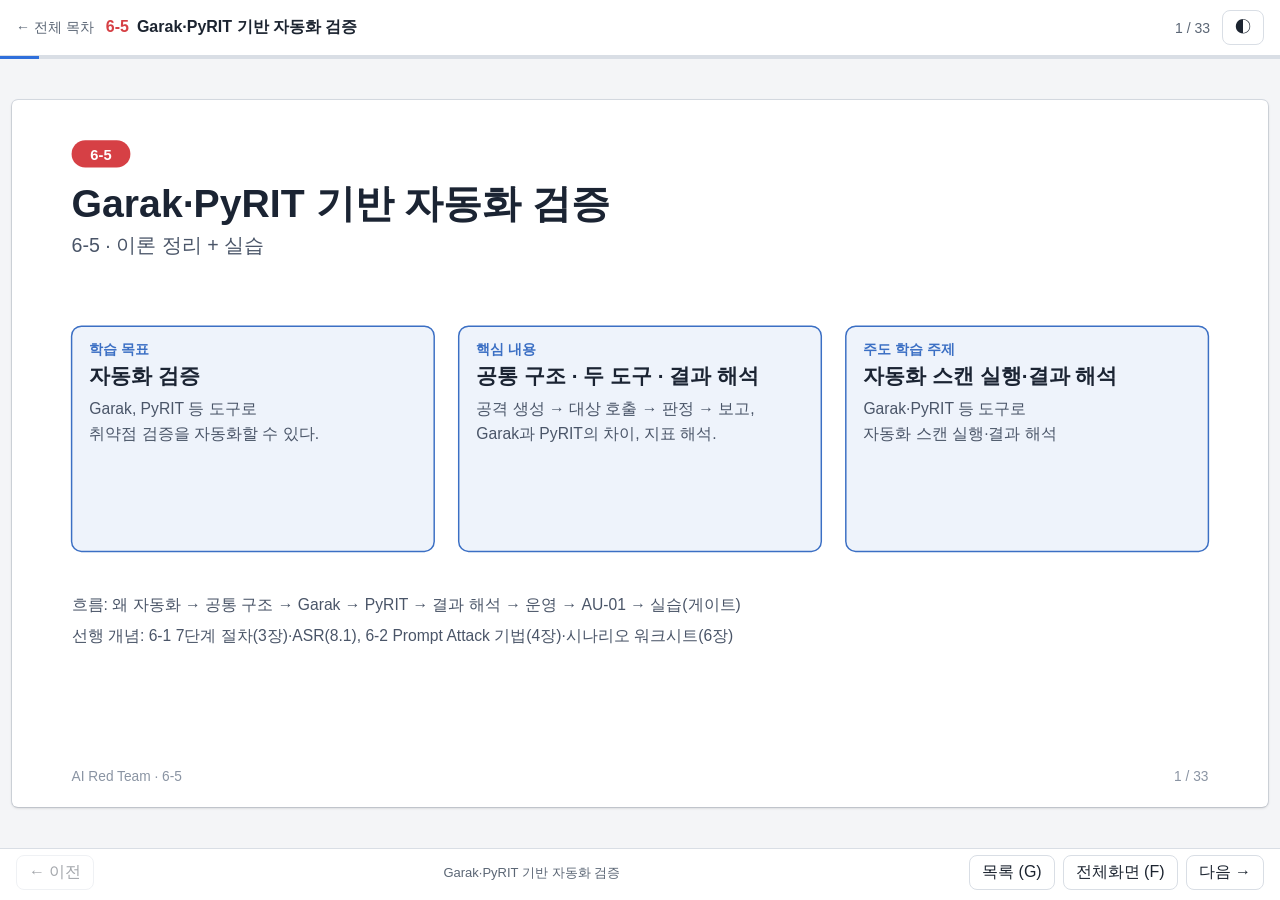
<file: 05_garak_pyrit_automated_testing/slides/index.html>
<!doctype html>
<html lang="ko">
<head>
<meta charset="utf-8">
<meta name="viewport" content="width=device-width, initial-scale=1">
<title>5일차 Garak·PyRIT 기반 자동화 검증 슬라이드</title>
<style>
:root{--bg:#f4f5f7;--panel:#ffffff;--ink:#1c2430;--mute:#5b6675;--line:#d9dee5;--accent:#d64045;--bar:#2f6fdb}
@media (prefers-color-scheme:dark){:root:not([data-theme="light"]){--bg:#0d1117;--panel:#161b22;--ink:#e6edf3;--mute:#9aa6b2;--line:#2a313a;--accent:#ff6b70;--bar:#6ea0ff}}
:root[data-theme="dark"]{--bg:#0d1117;--panel:#161b22;--ink:#e6edf3;--mute:#9aa6b2;--line:#2a313a;--accent:#ff6b70;--bar:#6ea0ff}
*{box-sizing:border-box}
html,body{height:100%}
body{margin:0;background:var(--bg);color:var(--ink);font-family:-apple-system,'Apple SD Gothic Neo','Noto Sans KR',sans-serif}
button{font:inherit;color:inherit;background:var(--panel);border:1px solid var(--line);border-radius:8px;padding:6px 12px;cursor:pointer}
button:hover{border-color:var(--accent)}
button:focus-visible,a:focus-visible{outline:2px solid var(--accent);outline-offset:2px}
a{color:inherit}

body{display:flex;flex-direction:column}
header{display:flex;align-items:center;gap:12px;padding:10px 16px;border-bottom:1px solid var(--line);background:var(--panel)}
header .home{text-decoration:none;color:var(--mute);font-size:14px}
header h1{margin:0;font-size:16px;flex:1;min-width:0;white-space:nowrap;overflow:hidden;text-overflow:ellipsis}
header h1 span{color:var(--accent);margin-right:8px}
.count{color:var(--mute);font-size:14px;font-variant-numeric:tabular-nums}
.bar{height:3px;background:var(--line)}
.bar i{display:block;height:100%;width:0;background:var(--bar);transition:width .15s}
main{flex:1;min-height:0;display:flex;align-items:center;justify-content:center;padding:10px 12px;container-type:size}
.stage{width:min(100cqw,calc(100cqh*16/9));aspect-ratio:16/9;background:var(--panel);border-radius:6px;overflow:hidden;position:relative;box-shadow:0 1px 3px rgba(0,0,0,.18),0 0 0 1px var(--line)}
.stage img{width:100%;height:100%;display:block;object-fit:contain}
.hit{position:absolute;top:0;bottom:0;width:30%;background:none;border:0;border-radius:0;padding:0;opacity:0}
.hit.l{left:0;cursor:w-resize}.hit.r{right:0;cursor:e-resize}
footer{display:flex;align-items:center;gap:8px;padding:6px 16px 10px;border-top:1px solid var(--line);background:var(--panel)}
.cap{color:var(--mute);font-size:13px;text-align:center;flex:1;min-width:0;white-space:nowrap;overflow:hidden;text-overflow:ellipsis;order:0}
footer button{white-space:nowrap}
button:disabled{opacity:.4;cursor:default}
@media (max-width:640px){footer{flex-wrap:wrap;justify-content:center}.cap{flex-basis:100%;order:-1}}
.grid{position:fixed;inset:0;background:var(--bg);overflow:auto;padding:16px;display:none;z-index:5}
.grid.on{display:block}
.grid h2{margin:0 0 12px;font-size:15px}
.cards{display:grid;grid-template-columns:repeat(auto-fill,minmax(220px,1fr));gap:12px}
.card{background:var(--panel);border:1px solid var(--line);border-radius:8px;padding:6px;text-align:left}
.card.cur{border-color:var(--accent)}
.card img{width:100%;aspect-ratio:16/9;object-fit:contain;display:block;border-radius:4px}
.card span{display:block;font-size:12px;color:var(--mute);margin-top:4px}
.sr{position:absolute;left:-9999px}
@media print{
  header,.bar,footer,.hit,.grid{display:none!important}
  body{display:block;background:#fff}main{display:block;padding:0}
  .stage{display:none}
  .all img{display:block;width:100%;page-break-after:always}
}
.all{display:none}
@media print{.all{display:block}}
</style>
</head>
<body>
<header>
  <a class="home" href="../../index.html">← 전체 목차</a>
  <h1><span>6-5</span>Garak·PyRIT 기반 자동화 검증</h1>
  <span class="count" id="count">1 / 33</span>
  <button id="theme" type="button" aria-label="밝은/어두운 화면 전환">◐</button>
</header>
<div class="bar"><i id="prog"></i></div>
<main>
  <div class="stage">
    <img id="img" alt="">
    <button class="hit l" id="hl" type="button" aria-label="이전 슬라이드"></button>
    <button class="hit r" id="hr" type="button" aria-label="다음 슬라이드"></button>
  </div>
</main>
<footer>
  <button id="prev" type="button">← 이전</button>
  <div class="cap" id="cap"></div>
  <button id="gbtn" type="button">목록 (G)</button>
  <button id="fbtn" type="button">전체화면 (F)</button>
  <button id="next" type="button">다음 →</button>
</footer>
<div class="grid" id="grid" role="dialog" aria-label="슬라이드 목록">
  <h2>5일차 · Garak·PyRIT 기반 자동화 검증 — 슬라이드 목록 (Esc 닫기)</h2>
  <div class="cards" id="cards"></div>
</div>
<div class="all" id="all"></div>
<div class="sr" id="live" aria-live="polite"></div>
<script>var SLIDES = [{"f": "s01-title.svg", "t": "Garak·PyRIT 기반 자동화 검증"}, {"f": "s02-why.svg", "t": "왜 자동화하는가"}, {"f": "s03-structure.svg", "t": "자동화 검증의 공통 구조"}, {"f": "s04-garak.svg", "t": "Garak: 구성 요소"}, {"f": "s05-garak-flow.svg", "t": "Garak: 실행 흐름"}, {"f": "s06-pyrit.svg", "t": "PyRIT: 구성 요소"}, {"f": "s07-compare.svg", "t": "Garak과 PyRIT의 차이"}, {"f": "s08-metrics.svg", "t": "결과 해석: 핵심 지표와 활용"}, {"f": "s09-cautions.svg", "t": "결과 해석: 주의점"}, {"f": "s10-ops.svg", "t": "운영상 고려사항"}, {"f": "s11-worksheet-au01.svg", "t": "AU-01 · 가드레일 변경 후 방어력 회귀 스캔"}, {"f": "s12-mapping.svg", "t": "워크시트 항목과 도구 구성 요소의 대응"}, {"f": "s13-code-map.svg", "t": "소스 코드 구조 — Garak·PyRIT 스캐너"}, {"f": "s14-code-map-graph.svg", "t": "참고: test_* 시리즈 — 평가 그래프·게이트"}, {"f": "s15-code-map-guard.svg", "t": "소스 코드 구조 — GUARD=1 방어 계층"}, {"f": "s16-lab-method.svg", "t": "실습 1 · 방식: 가설 → 실행 → 관찰 → 변형 → 기록"}, {"f": "s17-lab-hyp-why.svg", "t": "실습 2 · 가설이란: 실행 전에 적는 예상"}, {"f": "s18-lab-hypothesis.svg", "t": "실습 3 · 가설 파일 읽는 법"}, {"f": "s19-lab-tools.svg", "t": "실습 4 · 도구와 역할: PyRIT, Garak, 게이트"}, {"f": "s20-garak-detail.svg", "t": "실습 5 · Garak 한 번의 실행: Probe → 모델 → Detector"}, {"f": "s21-pyrit-detail.svg", "t": "실습 6 · PyRIT 한 번의 공격: Objective → Converter → Target → Scorer"}, {"f": "s22-lab-graph.svg", "t": "실습 7 · 게이트 구성: 한 번 호출, 두 번 평가"}, {"f": "s23-lab-prep.svg", "t": "실습 8 · 준비 단계 (실행 0~2)"}, {"f": "s24-lab-setup.svg", "t": "실습 9 · 준비 2 상세: LLM 실행 (Ollama)"}, {"f": "s25-lab-scan.svg", "t": "실습 10 · 스캐너 실행: PyRIT, Garak (실행 3)"}, {"f": "s26-lab-gate.svg", "t": "실습 11 · 게이트 실행과 결과 확인 (실행 4)"}, {"f": "s27-lab-result.svg", "t": "실습 12 · 게이트 실행 결과 예시"}, {"f": "s28-lab-interp.svg", "t": "실습 13 · 게이트 결과 해석"}, {"f": "s29-lab-read.svg", "t": "실습 14 · 결과 읽는 순서"}, {"f": "s30-lab-read2.svg", "t": "실습 15 · 한계와 결론 문장"}, {"f": "s31-summary.svg", "t": "요약"}, {"f": "s32-review.svg", "t": "복습 질문"}, {"f": "s33-glossary.svg", "t": "용어 설명"}];</script>
<script>
(function(){
  var S = SLIDES, n = S.length, i = 0;
  var img = document.getElementById('img'), count = document.getElementById('count'),
      bar = document.getElementById('prog'), cap = document.getElementById('cap'),
      grid = document.getElementById('grid'), live = document.getElementById('live');
  function clamp(k){ return Math.max(0, Math.min(n - 1, k)); }
  function show(k, push){
    i = clamp(k);
    img.src = S[i].f; img.alt = S[i].t;
    count.textContent = (i + 1) + ' / ' + n;
    bar.style.width = ((i + 1) / n * 100) + '%';
    cap.textContent = S[i].t;
    live.textContent = (i + 1) + '번 슬라이드, ' + S[i].t;
    if (push !== false) { try { history.replaceState(null, '', '#' + (i + 1)); } catch (e) {} }
    var nx = new Image(); if (S[i + 1]) nx.src = S[i + 1].f;
    document.getElementById('prev').disabled = i === 0;
    document.getElementById('next').disabled = i === n - 1;
  }
  function go(d){ show(i + d); }
  function toggleGrid(on){
    grid.classList.toggle('on', on);
    if (on) { var c = grid.querySelector('.cur'); if (c) c.scrollIntoView({block:'center'}); }
  }
  function fs(){
    if (document.fullscreenElement) document.exitFullscreen();
    else if (document.documentElement.requestFullscreen) document.documentElement.requestFullscreen();
  }
  document.getElementById('prev').onclick = function(){ go(-1); };
  document.getElementById('next').onclick = function(){ go(1); };
  document.getElementById('hl').onclick = function(){ go(-1); };
  document.getElementById('hr').onclick = function(){ go(1); };
  document.getElementById('gbtn').onclick = function(){ toggleGrid(true); };
  document.getElementById('fbtn').onclick = fs;
  document.getElementById('theme').onclick = function(){
    var r = document.documentElement, cur = r.getAttribute('data-theme');
    var dark = cur ? cur === 'dark' : matchMedia('(prefers-color-scheme: dark)').matches;
    r.setAttribute('data-theme', dark ? 'light' : 'dark');
    try { localStorage.setItem('slides-theme', dark ? 'light' : 'dark'); } catch (e) {}
  };
  try { var t = localStorage.getItem('slides-theme'); if (t) document.documentElement.setAttribute('data-theme', t); } catch (e) {}
  var cards = document.getElementById('cards');
  S.forEach(function(s, k){
    var b = document.createElement('button'); b.className = 'card'; b.type = 'button';
    b.innerHTML = '<img loading="lazy" alt=""><span></span>';
    b.firstChild.src = s.f; b.lastChild.textContent = (k + 1) + '. ' + s.t;
    b.onclick = function(){ toggleGrid(false); show(k); };
    cards.appendChild(b);
  });
  var all = document.getElementById('all');
  S.forEach(function(s){ var a = new Image(); a.src = s.f; a.alt = s.t; all.appendChild(a); });
  document.addEventListener('keydown', function(e){
    if (e.metaKey || e.ctrlKey || e.altKey) return;
    var k = e.key;
    if (grid.classList.contains('on')) { if (k === 'Escape' || k === 'g' || k === 'G') toggleGrid(false); return; }
    if (k === 'ArrowRight' || k === 'PageDown' || k === ' ' || k === 'Enter') { e.preventDefault(); go(1); }
    else if (k === 'ArrowLeft' || k === 'PageUp' || k === 'Backspace') { e.preventDefault(); go(-1); }
    else if (k === 'Home') show(0);
    else if (k === 'End') show(n - 1);
    else if (k === 'f' || k === 'F') fs();
    else if (k === 'g' || k === 'G' || k === 'Escape') toggleGrid(true);
  });
  var x0 = null;
  document.querySelector('.stage').addEventListener('touchstart', function(e){ x0 = e.touches[0].clientX; }, {passive:true});
  document.querySelector('.stage').addEventListener('touchend', function(e){
    if (x0 === null) return; var dx = e.changedTouches[0].clientX - x0; x0 = null;
    if (Math.abs(dx) > 40) go(dx < 0 ? 1 : -1);
  });
  window.addEventListener('hashchange', function(){ var h = parseInt(location.hash.slice(1), 10); if (h) show(h - 1, false); });
  var h0 = parseInt(location.hash.slice(1), 10);
  show(h0 ? h0 - 1 : 0, false);
})();
</script>
</body>
</html>
</file>
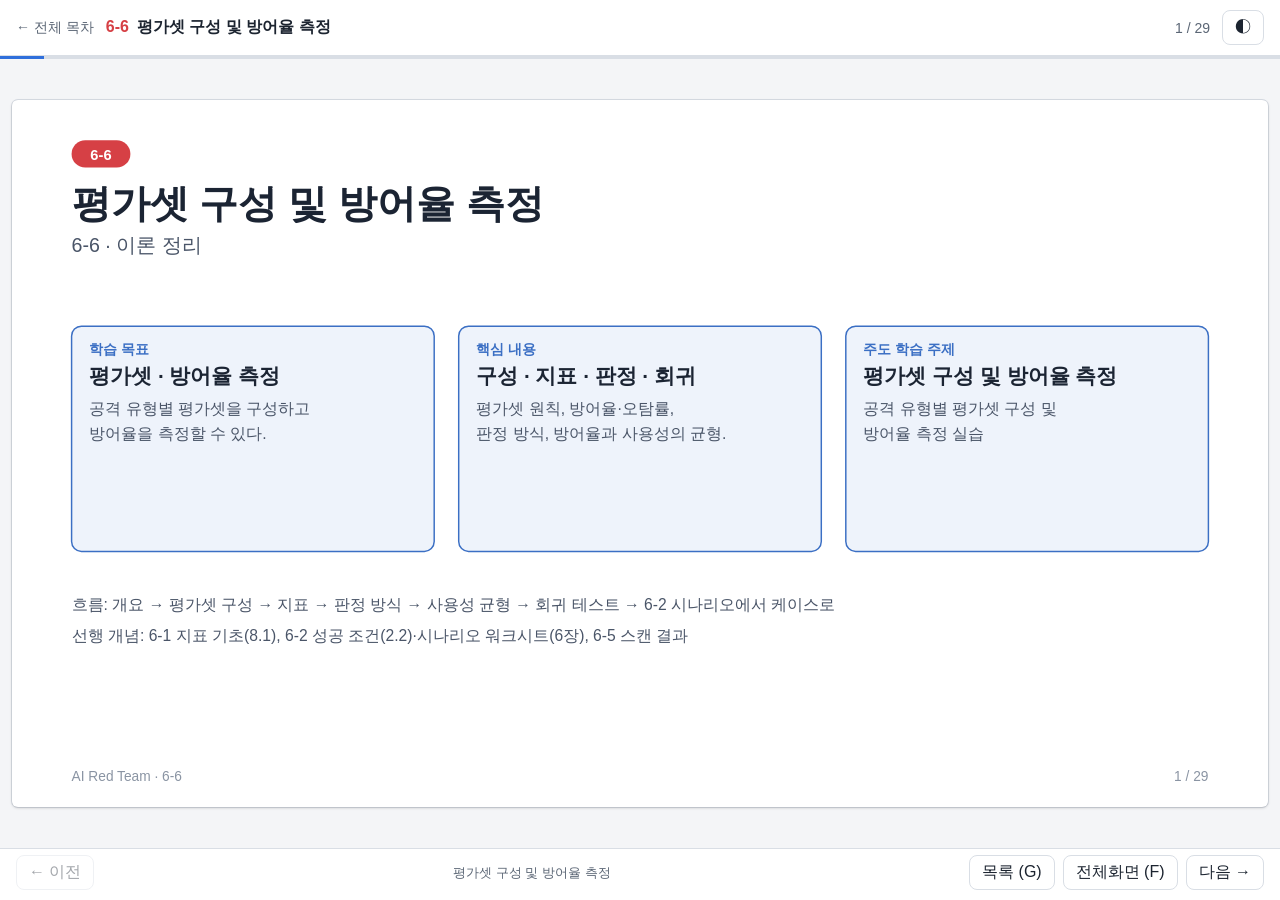
<file: 06_evaluation_set_defense_rate/slides/index.html>
<!doctype html>
<html lang="ko">
<head>
<meta charset="utf-8">
<meta name="viewport" content="width=device-width, initial-scale=1">
<title>6일차 평가셋 구성 및 방어율 측정 슬라이드</title>
<style>
:root{--bg:#f4f5f7;--panel:#ffffff;--ink:#1c2430;--mute:#5b6675;--line:#d9dee5;--accent:#d64045;--bar:#2f6fdb}
@media (prefers-color-scheme:dark){:root:not([data-theme="light"]){--bg:#0d1117;--panel:#161b22;--ink:#e6edf3;--mute:#9aa6b2;--line:#2a313a;--accent:#ff6b70;--bar:#6ea0ff}}
:root[data-theme="dark"]{--bg:#0d1117;--panel:#161b22;--ink:#e6edf3;--mute:#9aa6b2;--line:#2a313a;--accent:#ff6b70;--bar:#6ea0ff}
*{box-sizing:border-box}
html,body{height:100%}
body{margin:0;background:var(--bg);color:var(--ink);font-family:-apple-system,'Apple SD Gothic Neo','Noto Sans KR',sans-serif}
button{font:inherit;color:inherit;background:var(--panel);border:1px solid var(--line);border-radius:8px;padding:6px 12px;cursor:pointer}
button:hover{border-color:var(--accent)}
button:focus-visible,a:focus-visible{outline:2px solid var(--accent);outline-offset:2px}
a{color:inherit}

body{display:flex;flex-direction:column}
header{display:flex;align-items:center;gap:12px;padding:10px 16px;border-bottom:1px solid var(--line);background:var(--panel)}
header .home{text-decoration:none;color:var(--mute);font-size:14px}
header h1{margin:0;font-size:16px;flex:1;min-width:0;white-space:nowrap;overflow:hidden;text-overflow:ellipsis}
header h1 span{color:var(--accent);margin-right:8px}
.count{color:var(--mute);font-size:14px;font-variant-numeric:tabular-nums}
.bar{height:3px;background:var(--line)}
.bar i{display:block;height:100%;width:0;background:var(--bar);transition:width .15s}
main{flex:1;min-height:0;display:flex;align-items:center;justify-content:center;padding:10px 12px;container-type:size}
.stage{width:min(100cqw,calc(100cqh*16/9));aspect-ratio:16/9;background:var(--panel);border-radius:6px;overflow:hidden;position:relative;box-shadow:0 1px 3px rgba(0,0,0,.18),0 0 0 1px var(--line)}
.stage img{width:100%;height:100%;display:block;object-fit:contain}
.hit{position:absolute;top:0;bottom:0;width:30%;background:none;border:0;border-radius:0;padding:0;opacity:0}
.hit.l{left:0;cursor:w-resize}.hit.r{right:0;cursor:e-resize}
footer{display:flex;align-items:center;gap:8px;padding:6px 16px 10px;border-top:1px solid var(--line);background:var(--panel)}
.cap{color:var(--mute);font-size:13px;text-align:center;flex:1;min-width:0;white-space:nowrap;overflow:hidden;text-overflow:ellipsis;order:0}
footer button{white-space:nowrap}
button:disabled{opacity:.4;cursor:default}
@media (max-width:640px){footer{flex-wrap:wrap;justify-content:center}.cap{flex-basis:100%;order:-1}}
.grid{position:fixed;inset:0;background:var(--bg);overflow:auto;padding:16px;display:none;z-index:5}
.grid.on{display:block}
.grid h2{margin:0 0 12px;font-size:15px}
.cards{display:grid;grid-template-columns:repeat(auto-fill,minmax(220px,1fr));gap:12px}
.card{background:var(--panel);border:1px solid var(--line);border-radius:8px;padding:6px;text-align:left}
.card.cur{border-color:var(--accent)}
.card img{width:100%;aspect-ratio:16/9;object-fit:contain;display:block;border-radius:4px}
.card span{display:block;font-size:12px;color:var(--mute);margin-top:4px}
.sr{position:absolute;left:-9999px}
@media print{
  header,.bar,footer,.hit,.grid{display:none!important}
  body{display:block;background:#fff}main{display:block;padding:0}
  .stage{display:none}
  .all img{display:block;width:100%;page-break-after:always}
}
.all{display:none}
@media print{.all{display:block}}
</style>
</head>
<body>
<header>
  <a class="home" href="../../index.html">← 전체 목차</a>
  <h1><span>6-6</span>평가셋 구성 및 방어율 측정</h1>
  <span class="count" id="count">1 / 29</span>
  <button id="theme" type="button" aria-label="밝은/어두운 화면 전환">◐</button>
</header>
<div class="bar"><i id="prog"></i></div>
<main>
  <div class="stage">
    <img id="img" alt="">
    <button class="hit l" id="hl" type="button" aria-label="이전 슬라이드"></button>
    <button class="hit r" id="hr" type="button" aria-label="다음 슬라이드"></button>
  </div>
</main>
<footer>
  <button id="prev" type="button">← 이전</button>
  <div class="cap" id="cap"></div>
  <button id="gbtn" type="button">목록 (G)</button>
  <button id="fbtn" type="button">전체화면 (F)</button>
  <button id="next" type="button">다음 →</button>
</footer>
<div class="grid" id="grid" role="dialog" aria-label="슬라이드 목록">
  <h2>6일차 · 평가셋 구성 및 방어율 측정 — 슬라이드 목록 (Esc 닫기)</h2>
  <div class="cards" id="cards"></div>
</div>
<div class="all" id="all"></div>
<div class="sr" id="live" aria-live="polite"></div>
<script>var SLIDES = [{"f": "s01-title.svg", "t": "평가셋 구성 및 방어율 측정"}, {"f": "s02-overview.svg", "t": "개요: 왜 평가셋과 방어율인가"}, {"f": "s03-eval-metrics.svg", "t": "평가셋과 방어율·오탐률"}, {"f": "s04-principles.svg", "t": "평가셋 구성 원칙"}, {"f": "s05-case.svg", "t": "케이스 구조"}, {"f": "s06-case-example.svg", "t": "케이스 예제 읽는 법 (evalset.example.json)"}, {"f": "s07-build.svg", "t": "구축 방법과 품질 관리"}, {"f": "s08-metrics.svg", "t": "기본 지표"}, {"f": "s09-aux.svg", "t": "보조 지표와 유형별 보기"}, {"f": "s10-stats.svg", "t": "통계적 고려"}, {"f": "s11-judge.svg", "t": "판정 방식"}, {"f": "s12-tradeoff.svg", "t": "방어율과 사용성의 균형"}, {"f": "s13-regression.svg", "t": "벤치마크와 회귀 테스트"}, {"f": "s14-mapping.svg", "t": "6-2 시나리오에서 평가셋 케이스로"}, {"f": "s15-code-map.svg", "t": "소스 코드 구조 ① — 상하 계층"}, {"f": "s16-code-map.svg", "t": "소스 코드 구조 ② — 평가셋 지표 계산"}, {"f": "s17-lab-flow.svg", "t": "실습 흐름 — 측정하고 평가셋 지표 만들기"}, {"f": "s18-lab-scan.svg", "t": "실습 0 · 스캐너를 실행해 직접 측정"}, {"f": "s19-lab-run.svg", "t": "실습 1 · 평가셋 도구 실행"}, {"f": "s20-lab-run-test.svg", "t": "실습 1-1 · [선택] 단위 테스트"}, {"f": "s21-lab-run-metrics.svg", "t": "실습 1-2 · 지표 계산"}, {"f": "s22-lab-run-gate.svg", "t": "실습 1-3 · 게이트"}, {"f": "s23-lab-format.svg", "t": "실습 2 · 입력 형식과 검증"}, {"f": "s24-lab-myset.svg", "t": "실습 2-1 · 내가 만든 평가셋 읽기"}, {"f": "s25-lab-read.svg", "t": "실습 3 · 결과와 게이트 읽기"}, {"f": "s26-lab-myresult.svg", "t": "실습 3-1 · 내 측정 결과 읽기"}, {"f": "s27-summary.svg", "t": "요약"}, {"f": "s28-review.svg", "t": "복습 질문"}, {"f": "s29-glossary.svg", "t": "용어 설명"}];</script>
<script>
(function(){
  var S = SLIDES, n = S.length, i = 0;
  var img = document.getElementById('img'), count = document.getElementById('count'),
      bar = document.getElementById('prog'), cap = document.getElementById('cap'),
      grid = document.getElementById('grid'), live = document.getElementById('live');
  function clamp(k){ return Math.max(0, Math.min(n - 1, k)); }
  function show(k, push){
    i = clamp(k);
    img.src = S[i].f; img.alt = S[i].t;
    count.textContent = (i + 1) + ' / ' + n;
    bar.style.width = ((i + 1) / n * 100) + '%';
    cap.textContent = S[i].t;
    live.textContent = (i + 1) + '번 슬라이드, ' + S[i].t;
    if (push !== false) { try { history.replaceState(null, '', '#' + (i + 1)); } catch (e) {} }
    var nx = new Image(); if (S[i + 1]) nx.src = S[i + 1].f;
    document.getElementById('prev').disabled = i === 0;
    document.getElementById('next').disabled = i === n - 1;
  }
  function go(d){ show(i + d); }
  function toggleGrid(on){
    grid.classList.toggle('on', on);
    if (on) { var c = grid.querySelector('.cur'); if (c) c.scrollIntoView({block:'center'}); }
  }
  function fs(){
    if (document.fullscreenElement) document.exitFullscreen();
    else if (document.documentElement.requestFullscreen) document.documentElement.requestFullscreen();
  }
  document.getElementById('prev').onclick = function(){ go(-1); };
  document.getElementById('next').onclick = function(){ go(1); };
  document.getElementById('hl').onclick = function(){ go(-1); };
  document.getElementById('hr').onclick = function(){ go(1); };
  document.getElementById('gbtn').onclick = function(){ toggleGrid(true); };
  document.getElementById('fbtn').onclick = fs;
  document.getElementById('theme').onclick = function(){
    var r = document.documentElement, cur = r.getAttribute('data-theme');
    var dark = cur ? cur === 'dark' : matchMedia('(prefers-color-scheme: dark)').matches;
    r.setAttribute('data-theme', dark ? 'light' : 'dark');
    try { localStorage.setItem('slides-theme', dark ? 'light' : 'dark'); } catch (e) {}
  };
  try { var t = localStorage.getItem('slides-theme'); if (t) document.documentElement.setAttribute('data-theme', t); } catch (e) {}
  var cards = document.getElementById('cards');
  S.forEach(function(s, k){
    var b = document.createElement('button'); b.className = 'card'; b.type = 'button';
    b.innerHTML = '<img loading="lazy" alt=""><span></span>';
    b.firstChild.src = s.f; b.lastChild.textContent = (k + 1) + '. ' + s.t;
    b.onclick = function(){ toggleGrid(false); show(k); };
    cards.appendChild(b);
  });
  var all = document.getElementById('all');
  S.forEach(function(s){ var a = new Image(); a.src = s.f; a.alt = s.t; all.appendChild(a); });
  document.addEventListener('keydown', function(e){
    if (e.metaKey || e.ctrlKey || e.altKey) return;
    var k = e.key;
    if (grid.classList.contains('on')) { if (k === 'Escape' || k === 'g' || k === 'G') toggleGrid(false); return; }
    if (k === 'ArrowRight' || k === 'PageDown' || k === ' ' || k === 'Enter') { e.preventDefault(); go(1); }
    else if (k === 'ArrowLeft' || k === 'PageUp' || k === 'Backspace') { e.preventDefault(); go(-1); }
    else if (k === 'Home') show(0);
    else if (k === 'End') show(n - 1);
    else if (k === 'f' || k === 'F') fs();
    else if (k === 'g' || k === 'G' || k === 'Escape') toggleGrid(true);
  });
  var x0 = null;
  document.querySelector('.stage').addEventListener('touchstart', function(e){ x0 = e.touches[0].clientX; }, {passive:true});
  document.querySelector('.stage').addEventListener('touchend', function(e){
    if (x0 === null) return; var dx = e.changedTouches[0].clientX - x0; x0 = null;
    if (Math.abs(dx) > 40) go(dx < 0 ? 1 : -1);
  });
  window.addEventListener('hashchange', function(){ var h = parseInt(location.hash.slice(1), 10); if (h) show(h - 1, false); });
  var h0 = parseInt(location.hash.slice(1), 10);
  show(h0 ? h0 - 1 : 0, false);
})();
</script>
</body>
</html>
</file>
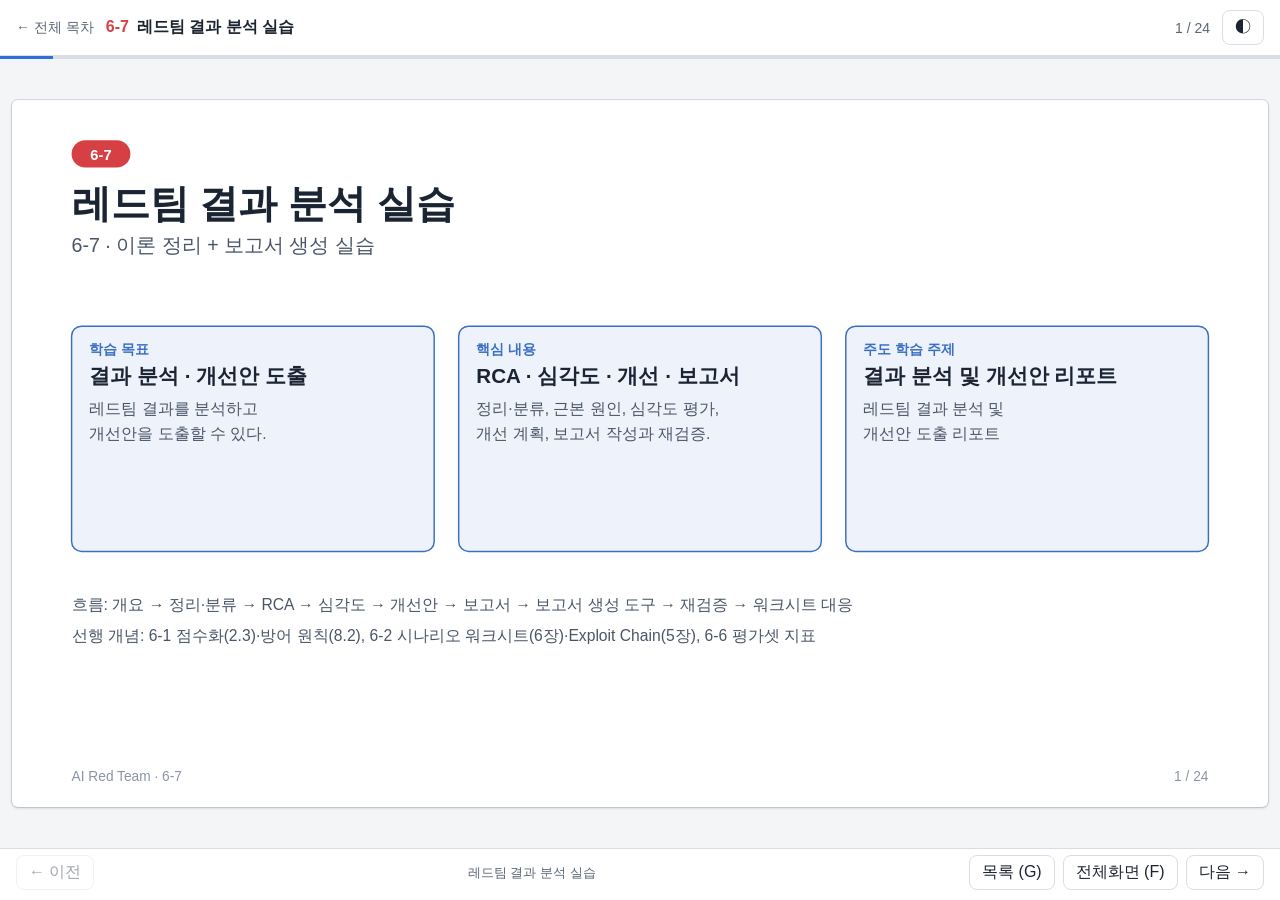
<file: 07_redteam_result_analysis/slides/index.html>
<!doctype html>
<html lang="ko">
<head>
<meta charset="utf-8">
<meta name="viewport" content="width=device-width, initial-scale=1">
<title>7일차 레드팀 결과 분석 실습 슬라이드</title>
<style>
:root{--bg:#f4f5f7;--panel:#ffffff;--ink:#1c2430;--mute:#5b6675;--line:#d9dee5;--accent:#d64045;--bar:#2f6fdb}
@media (prefers-color-scheme:dark){:root:not([data-theme="light"]){--bg:#0d1117;--panel:#161b22;--ink:#e6edf3;--mute:#9aa6b2;--line:#2a313a;--accent:#ff6b70;--bar:#6ea0ff}}
:root[data-theme="dark"]{--bg:#0d1117;--panel:#161b22;--ink:#e6edf3;--mute:#9aa6b2;--line:#2a313a;--accent:#ff6b70;--bar:#6ea0ff}
*{box-sizing:border-box}
html,body{height:100%}
body{margin:0;background:var(--bg);color:var(--ink);font-family:-apple-system,'Apple SD Gothic Neo','Noto Sans KR',sans-serif}
button{font:inherit;color:inherit;background:var(--panel);border:1px solid var(--line);border-radius:8px;padding:6px 12px;cursor:pointer}
button:hover{border-color:var(--accent)}
button:focus-visible,a:focus-visible{outline:2px solid var(--accent);outline-offset:2px}
a{color:inherit}

body{display:flex;flex-direction:column}
header{display:flex;align-items:center;gap:12px;padding:10px 16px;border-bottom:1px solid var(--line);background:var(--panel)}
header .home{text-decoration:none;color:var(--mute);font-size:14px}
header h1{margin:0;font-size:16px;flex:1;min-width:0;white-space:nowrap;overflow:hidden;text-overflow:ellipsis}
header h1 span{color:var(--accent);margin-right:8px}
.count{color:var(--mute);font-size:14px;font-variant-numeric:tabular-nums}
.bar{height:3px;background:var(--line)}
.bar i{display:block;height:100%;width:0;background:var(--bar);transition:width .15s}
main{flex:1;min-height:0;display:flex;align-items:center;justify-content:center;padding:10px 12px;container-type:size}
.stage{width:min(100cqw,calc(100cqh*16/9));aspect-ratio:16/9;background:var(--panel);border-radius:6px;overflow:hidden;position:relative;box-shadow:0 1px 3px rgba(0,0,0,.18),0 0 0 1px var(--line)}
.stage img{width:100%;height:100%;display:block;object-fit:contain}
.hit{position:absolute;top:0;bottom:0;width:30%;background:none;border:0;border-radius:0;padding:0;opacity:0}
.hit.l{left:0;cursor:w-resize}.hit.r{right:0;cursor:e-resize}
footer{display:flex;align-items:center;gap:8px;padding:6px 16px 10px;border-top:1px solid var(--line);background:var(--panel)}
.cap{color:var(--mute);font-size:13px;text-align:center;flex:1;min-width:0;white-space:nowrap;overflow:hidden;text-overflow:ellipsis;order:0}
footer button{white-space:nowrap}
button:disabled{opacity:.4;cursor:default}
@media (max-width:640px){footer{flex-wrap:wrap;justify-content:center}.cap{flex-basis:100%;order:-1}}
.grid{position:fixed;inset:0;background:var(--bg);overflow:auto;padding:16px;display:none;z-index:5}
.grid.on{display:block}
.grid h2{margin:0 0 12px;font-size:15px}
.cards{display:grid;grid-template-columns:repeat(auto-fill,minmax(220px,1fr));gap:12px}
.card{background:var(--panel);border:1px solid var(--line);border-radius:8px;padding:6px;text-align:left}
.card.cur{border-color:var(--accent)}
.card img{width:100%;aspect-ratio:16/9;object-fit:contain;display:block;border-radius:4px}
.card span{display:block;font-size:12px;color:var(--mute);margin-top:4px}
.sr{position:absolute;left:-9999px}
@media print{
  header,.bar,footer,.hit,.grid{display:none!important}
  body{display:block;background:#fff}main{display:block;padding:0}
  .stage{display:none}
  .all img{display:block;width:100%;page-break-after:always}
}
.all{display:none}
@media print{.all{display:block}}
</style>
</head>
<body>
<header>
  <a class="home" href="../../index.html">← 전체 목차</a>
  <h1><span>6-7</span>레드팀 결과 분석 실습</h1>
  <span class="count" id="count">1 / 24</span>
  <button id="theme" type="button" aria-label="밝은/어두운 화면 전환">◐</button>
</header>
<div class="bar"><i id="prog"></i></div>
<main>
  <div class="stage">
    <img id="img" alt="">
    <button class="hit l" id="hl" type="button" aria-label="이전 슬라이드"></button>
    <button class="hit r" id="hr" type="button" aria-label="다음 슬라이드"></button>
  </div>
</main>
<footer>
  <button id="prev" type="button">← 이전</button>
  <div class="cap" id="cap"></div>
  <button id="gbtn" type="button">목록 (G)</button>
  <button id="fbtn" type="button">전체화면 (F)</button>
  <button id="next" type="button">다음 →</button>
</footer>
<div class="grid" id="grid" role="dialog" aria-label="슬라이드 목록">
  <h2>7일차 · 레드팀 결과 분석 실습 — 슬라이드 목록 (Esc 닫기)</h2>
  <div class="cards" id="cards"></div>
</div>
<div class="all" id="all"></div>
<div class="sr" id="live" aria-live="polite"></div>
<script>var SLIDES = [{"f": "s01-title.svg", "t": "레드팀 결과 분석 실습"}, {"f": "s02-overview.svg", "t": "개요: 결과를 개선으로 연결한다"}, {"f": "s03-analysis-cycle.svg", "t": "결과 분석에서 개선까지의 순환"}, {"f": "s04-organize.svg", "t": "결과 정리와 분류"}, {"f": "s05-rca.svg", "t": "근본 원인 분석 (RCA)"}, {"f": "s06-whys.svg", "t": "기법: 5 Whys"}, {"f": "s07-severity.svg", "t": "심각도 평가"}, {"f": "s08-cvss.svg", "t": "CVSS와 AI의 한계"}, {"f": "s09-layers.svg", "t": "개선안: 통제 계층"}, {"f": "s10-plan.svg", "t": "개선안: 단계별 이행 계획"}, {"f": "s11-residual.svg", "t": "잔여 위험"}, {"f": "s12-audience.svg", "t": "보고서: 독자별 구성"}, {"f": "s13-components.svg", "t": "보고서: 구성 요소"}, {"f": "s14-finding.svg", "t": "발견 사항 작성 형식"}, {"f": "s15-writing.svg", "t": "작성 원칙"}, {"f": "s16-code-map.svg", "t": "소스 코드 구조 — 보고서 생성기"}, {"f": "s17-lab-tool.svg", "t": "실습 1 · 보고서 생성 도구 실행"}, {"f": "s18-lab-fill.svg", "t": "실습 2 · 도구와 사람의 역할"}, {"f": "s19-lab-rule.svg", "t": "실습 3 · 심각도 규칙"}, {"f": "s20-reverify.svg", "t": "재검증과 지속 개선"}, {"f": "s21-mapping.svg", "t": "6-2 워크시트와 발견 사항의 대응"}, {"f": "s22-summary.svg", "t": "요약"}, {"f": "s23-review.svg", "t": "복습 질문"}, {"f": "s24-glossary.svg", "t": "용어 설명"}];</script>
<script>
(function(){
  var S = SLIDES, n = S.length, i = 0;
  var img = document.getElementById('img'), count = document.getElementById('count'),
      bar = document.getElementById('prog'), cap = document.getElementById('cap'),
      grid = document.getElementById('grid'), live = document.getElementById('live');
  function clamp(k){ return Math.max(0, Math.min(n - 1, k)); }
  function show(k, push){
    i = clamp(k);
    img.src = S[i].f; img.alt = S[i].t;
    count.textContent = (i + 1) + ' / ' + n;
    bar.style.width = ((i + 1) / n * 100) + '%';
    cap.textContent = S[i].t;
    live.textContent = (i + 1) + '번 슬라이드, ' + S[i].t;
    if (push !== false) { try { history.replaceState(null, '', '#' + (i + 1)); } catch (e) {} }
    var nx = new Image(); if (S[i + 1]) nx.src = S[i + 1].f;
    document.getElementById('prev').disabled = i === 0;
    document.getElementById('next').disabled = i === n - 1;
  }
  function go(d){ show(i + d); }
  function toggleGrid(on){
    grid.classList.toggle('on', on);
    if (on) { var c = grid.querySelector('.cur'); if (c) c.scrollIntoView({block:'center'}); }
  }
  function fs(){
    if (document.fullscreenElement) document.exitFullscreen();
    else if (document.documentElement.requestFullscreen) document.documentElement.requestFullscreen();
  }
  document.getElementById('prev').onclick = function(){ go(-1); };
  document.getElementById('next').onclick = function(){ go(1); };
  document.getElementById('hl').onclick = function(){ go(-1); };
  document.getElementById('hr').onclick = function(){ go(1); };
  document.getElementById('gbtn').onclick = function(){ toggleGrid(true); };
  document.getElementById('fbtn').onclick = fs;
  document.getElementById('theme').onclick = function(){
    var r = document.documentElement, cur = r.getAttribute('data-theme');
    var dark = cur ? cur === 'dark' : matchMedia('(prefers-color-scheme: dark)').matches;
    r.setAttribute('data-theme', dark ? 'light' : 'dark');
    try { localStorage.setItem('slides-theme', dark ? 'light' : 'dark'); } catch (e) {}
  };
  try { var t = localStorage.getItem('slides-theme'); if (t) document.documentElement.setAttribute('data-theme', t); } catch (e) {}
  var cards = document.getElementById('cards');
  S.forEach(function(s, k){
    var b = document.createElement('button'); b.className = 'card'; b.type = 'button';
    b.innerHTML = '<img loading="lazy" alt=""><span></span>';
    b.firstChild.src = s.f; b.lastChild.textContent = (k + 1) + '. ' + s.t;
    b.onclick = function(){ toggleGrid(false); show(k); };
    cards.appendChild(b);
  });
  var all = document.getElementById('all');
  S.forEach(function(s){ var a = new Image(); a.src = s.f; a.alt = s.t; all.appendChild(a); });
  document.addEventListener('keydown', function(e){
    if (e.metaKey || e.ctrlKey || e.altKey) return;
    var k = e.key;
    if (grid.classList.contains('on')) { if (k === 'Escape' || k === 'g' || k === 'G') toggleGrid(false); return; }
    if (k === 'ArrowRight' || k === 'PageDown' || k === ' ' || k === 'Enter') { e.preventDefault(); go(1); }
    else if (k === 'ArrowLeft' || k === 'PageUp' || k === 'Backspace') { e.preventDefault(); go(-1); }
    else if (k === 'Home') show(0);
    else if (k === 'End') show(n - 1);
    else if (k === 'f' || k === 'F') fs();
    else if (k === 'g' || k === 'G' || k === 'Escape') toggleGrid(true);
  });
  var x0 = null;
  document.querySelector('.stage').addEventListener('touchstart', function(e){ x0 = e.touches[0].clientX; }, {passive:true});
  document.querySelector('.stage').addEventListener('touchend', function(e){
    if (x0 === null) return; var dx = e.changedTouches[0].clientX - x0; x0 = null;
    if (Math.abs(dx) > 40) go(dx < 0 ? 1 : -1);
  });
  window.addEventListener('hashchange', function(){ var h = parseInt(location.hash.slice(1), 10); if (h) show(h - 1, false); });
  var h0 = parseInt(location.hash.slice(1), 10);
  show(h0 ? h0 - 1 : 0, false);
})();
</script>
</body>
</html>
</file>
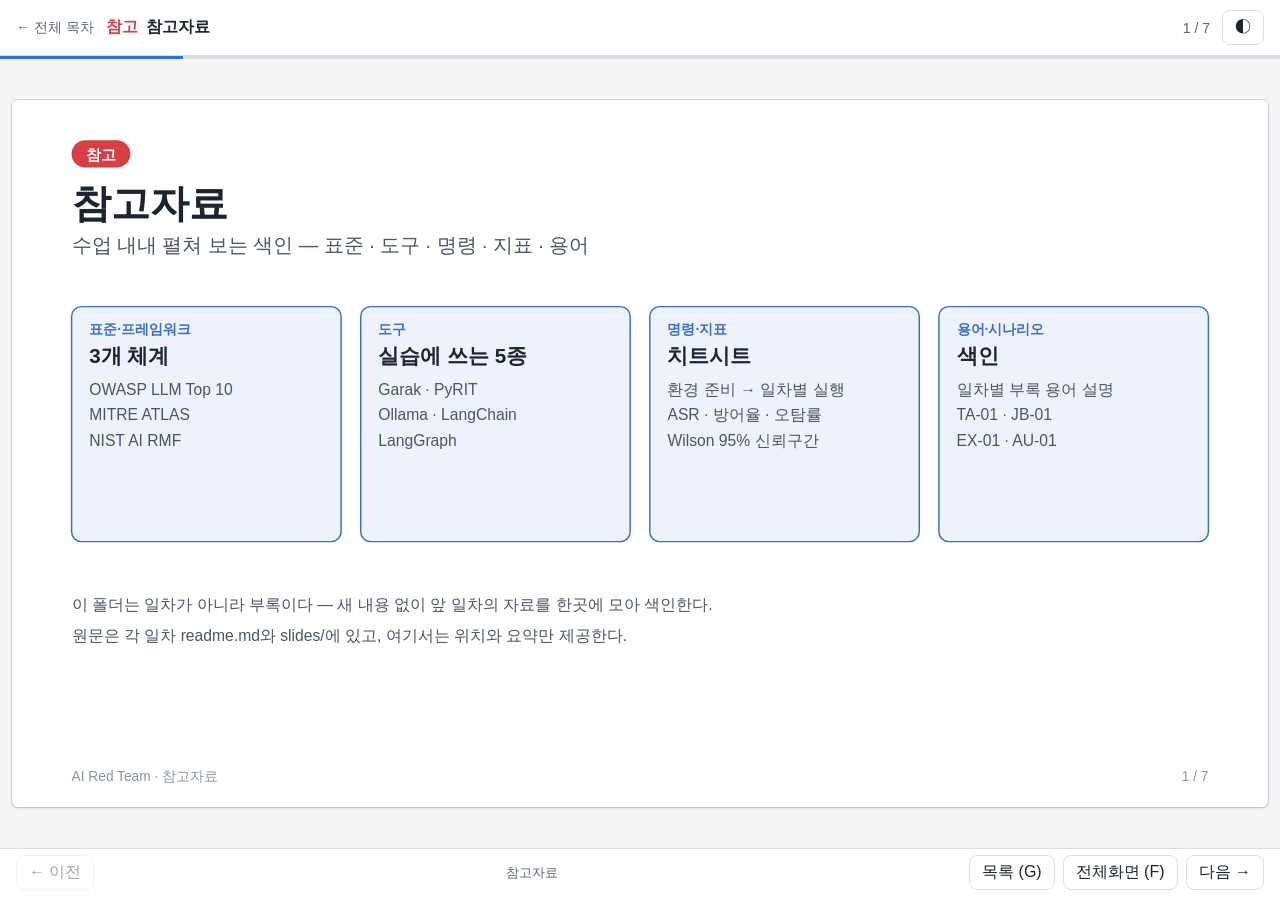
<file: 99_ref/slides/index.html>
<!doctype html>
<html lang="ko">
<head>
<meta charset="utf-8">
<meta name="viewport" content="width=device-width, initial-scale=1">
<title>참고자료 슬라이드</title>
<style>
:root{--bg:#f4f5f7;--panel:#ffffff;--ink:#1c2430;--mute:#5b6675;--line:#d9dee5;--accent:#d64045;--bar:#2f6fdb}
@media (prefers-color-scheme:dark){:root:not([data-theme="light"]){--bg:#0d1117;--panel:#161b22;--ink:#e6edf3;--mute:#9aa6b2;--line:#2a313a;--accent:#ff6b70;--bar:#6ea0ff}}
:root[data-theme="dark"]{--bg:#0d1117;--panel:#161b22;--ink:#e6edf3;--mute:#9aa6b2;--line:#2a313a;--accent:#ff6b70;--bar:#6ea0ff}
*{box-sizing:border-box}
html,body{height:100%}
body{margin:0;background:var(--bg);color:var(--ink);font-family:-apple-system,'Apple SD Gothic Neo','Noto Sans KR',sans-serif}
button{font:inherit;color:inherit;background:var(--panel);border:1px solid var(--line);border-radius:8px;padding:6px 12px;cursor:pointer}
button:hover{border-color:var(--accent)}
button:focus-visible,a:focus-visible{outline:2px solid var(--accent);outline-offset:2px}
a{color:inherit}

body{display:flex;flex-direction:column}
header{display:flex;align-items:center;gap:12px;padding:10px 16px;border-bottom:1px solid var(--line);background:var(--panel)}
header .home{text-decoration:none;color:var(--mute);font-size:14px}
header h1{margin:0;font-size:16px;flex:1;min-width:0;white-space:nowrap;overflow:hidden;text-overflow:ellipsis}
header h1 span{color:var(--accent);margin-right:8px}
.count{color:var(--mute);font-size:14px;font-variant-numeric:tabular-nums}
.bar{height:3px;background:var(--line)}
.bar i{display:block;height:100%;width:0;background:var(--bar);transition:width .15s}
main{flex:1;min-height:0;display:flex;align-items:center;justify-content:center;padding:10px 12px;container-type:size}
.stage{width:min(100cqw,calc(100cqh*16/9));aspect-ratio:16/9;background:var(--panel);border-radius:6px;overflow:hidden;position:relative;box-shadow:0 1px 3px rgba(0,0,0,.18),0 0 0 1px var(--line)}
.stage img{width:100%;height:100%;display:block;object-fit:contain}
.hit{position:absolute;top:0;bottom:0;width:30%;background:none;border:0;border-radius:0;padding:0;opacity:0}
.hit.l{left:0;cursor:w-resize}.hit.r{right:0;cursor:e-resize}
footer{display:flex;align-items:center;gap:8px;padding:6px 16px 10px;border-top:1px solid var(--line);background:var(--panel)}
.cap{color:var(--mute);font-size:13px;text-align:center;flex:1;min-width:0;white-space:nowrap;overflow:hidden;text-overflow:ellipsis;order:0}
footer button{white-space:nowrap}
button:disabled{opacity:.4;cursor:default}
@media (max-width:640px){footer{flex-wrap:wrap;justify-content:center}.cap{flex-basis:100%;order:-1}}
.grid{position:fixed;inset:0;background:var(--bg);overflow:auto;padding:16px;display:none;z-index:5}
.grid.on{display:block}
.grid h2{margin:0 0 12px;font-size:15px}
.cards{display:grid;grid-template-columns:repeat(auto-fill,minmax(220px,1fr));gap:12px}
.card{background:var(--panel);border:1px solid var(--line);border-radius:8px;padding:6px;text-align:left}
.card.cur{border-color:var(--accent)}
.card img{width:100%;aspect-ratio:16/9;object-fit:contain;display:block;border-radius:4px}
.card span{display:block;font-size:12px;color:var(--mute);margin-top:4px}
.sr{position:absolute;left:-9999px}
@media print{
  header,.bar,footer,.hit,.grid{display:none!important}
  body{display:block;background:#fff}main{display:block;padding:0}
  .stage{display:none}
  .all img{display:block;width:100%;page-break-after:always}
}
.all{display:none}
@media print{.all{display:block}}
</style>
</head>
<body>
<header>
  <a class="home" href="../../index.html">← 전체 목차</a>
  <h1><span>참고</span>참고자료</h1>
  <span class="count" id="count">1 / 6</span>
  <button id="theme" type="button" aria-label="밝은/어두운 화면 전환">◐</button>
</header>
<div class="bar"><i id="prog"></i></div>
<main>
  <div class="stage">
    <img id="img" alt="">
    <button class="hit l" id="hl" type="button" aria-label="이전 슬라이드"></button>
    <button class="hit r" id="hr" type="button" aria-label="다음 슬라이드"></button>
  </div>
</main>
<footer>
  <button id="prev" type="button">← 이전</button>
  <div class="cap" id="cap"></div>
  <button id="gbtn" type="button">목록 (G)</button>
  <button id="fbtn" type="button">전체화면 (F)</button>
  <button id="next" type="button">다음 →</button>
</footer>
<div class="grid" id="grid" role="dialog" aria-label="슬라이드 목록">
  <h2>참고자료 — 슬라이드 목록 (Esc 닫기)</h2>
  <div class="cards" id="cards"></div>
</div>
<div class="all" id="all"></div>
<div class="sr" id="live" aria-live="polite"></div>
<script>var SLIDES = [{"f": "s01-title.svg", "t": "참고자료"}, {"f": "s02-ref-map.svg", "t": "참고자료(99_ref)의 위치"}, {"f": "s03-standards.svg", "t": "외부 표준·프레임워크 색인"}, {"f": "s04-tools.svg", "t": "도구 레퍼런스"}, {"f": "s05-commands.svg", "t": "명령 치트시트"}, {"f": "s06-metrics.svg", "t": "지표 치트시트"}, {"f": "s07-index.svg", "t": "용어·시나리오 색인"}];</script>
<script>
(function(){
  var S = SLIDES, n = S.length, i = 0;
  var img = document.getElementById('img'), count = document.getElementById('count'),
      bar = document.getElementById('prog'), cap = document.getElementById('cap'),
      grid = document.getElementById('grid'), live = document.getElementById('live');
  function clamp(k){ return Math.max(0, Math.min(n - 1, k)); }
  function show(k, push){
    i = clamp(k);
    img.src = S[i].f; img.alt = S[i].t;
    count.textContent = (i + 1) + ' / ' + n;
    bar.style.width = ((i + 1) / n * 100) + '%';
    cap.textContent = S[i].t;
    live.textContent = (i + 1) + '번 슬라이드, ' + S[i].t;
    if (push !== false) { try { history.replaceState(null, '', '#' + (i + 1)); } catch (e) {} }
    var nx = new Image(); if (S[i + 1]) nx.src = S[i + 1].f;
    document.getElementById('prev').disabled = i === 0;
    document.getElementById('next').disabled = i === n - 1;
  }
  function go(d){ show(i + d); }
  function toggleGrid(on){
    grid.classList.toggle('on', on);
    if (on) { var c = grid.querySelector('.cur'); if (c) c.scrollIntoView({block:'center'}); }
  }
  function fs(){
    if (document.fullscreenElement) document.exitFullscreen();
    else if (document.documentElement.requestFullscreen) document.documentElement.requestFullscreen();
  }
  document.getElementById('prev').onclick = function(){ go(-1); };
  document.getElementById('next').onclick = function(){ go(1); };
  document.getElementById('hl').onclick = function(){ go(-1); };
  document.getElementById('hr').onclick = function(){ go(1); };
  document.getElementById('gbtn').onclick = function(){ toggleGrid(true); };
  document.getElementById('fbtn').onclick = fs;
  document.getElementById('theme').onclick = function(){
    var r = document.documentElement, cur = r.getAttribute('data-theme');
    var dark = cur ? cur === 'dark' : matchMedia('(prefers-color-scheme: dark)').matches;
    r.setAttribute('data-theme', dark ? 'light' : 'dark');
    try { localStorage.setItem('slides-theme', dark ? 'light' : 'dark'); } catch (e) {}
  };
  try { var t = localStorage.getItem('slides-theme'); if (t) document.documentElement.setAttribute('data-theme', t); } catch (e) {}
  var cards = document.getElementById('cards');
  S.forEach(function(s, k){
    var b = document.createElement('button'); b.className = 'card'; b.type = 'button';
    b.innerHTML = '<img loading="lazy" alt=""><span></span>';
    b.firstChild.src = s.f; b.lastChild.textContent = (k + 1) + '. ' + s.t;
    b.onclick = function(){ toggleGrid(false); show(k); };
    cards.appendChild(b);
  });
  var all = document.getElementById('all');
  S.forEach(function(s){ var a = new Image(); a.src = s.f; a.alt = s.t; all.appendChild(a); });
  document.addEventListener('keydown', function(e){
    if (e.metaKey || e.ctrlKey || e.altKey) return;
    var k = e.key;
    if (grid.classList.contains('on')) { if (k === 'Escape' || k === 'g' || k === 'G') toggleGrid(false); return; }
    if (k === 'ArrowRight' || k === 'PageDown' || k === ' ' || k === 'Enter') { e.preventDefault(); go(1); }
    else if (k === 'ArrowLeft' || k === 'PageUp' || k === 'Backspace') { e.preventDefault(); go(-1); }
    else if (k === 'Home') show(0);
    else if (k === 'End') show(n - 1);
    else if (k === 'f' || k === 'F') fs();
    else if (k === 'g' || k === 'G' || k === 'Escape') toggleGrid(true);
  });
  var x0 = null;
  document.querySelector('.stage').addEventListener('touchstart', function(e){ x0 = e.touches[0].clientX; }, {passive:true});
  document.querySelector('.stage').addEventListener('touchend', function(e){
    if (x0 === null) return; var dx = e.changedTouches[0].clientX - x0; x0 = null;
    if (Math.abs(dx) > 40) go(dx < 0 ? 1 : -1);
  });
  window.addEventListener('hashchange', function(){ var h = parseInt(location.hash.slice(1), 10); if (h) show(h - 1, false); });
  var h0 = parseInt(location.hash.slice(1), 10);
  show(h0 ? h0 - 1 : 0, false);
})();
</script>
</body>
</html>
</file>
